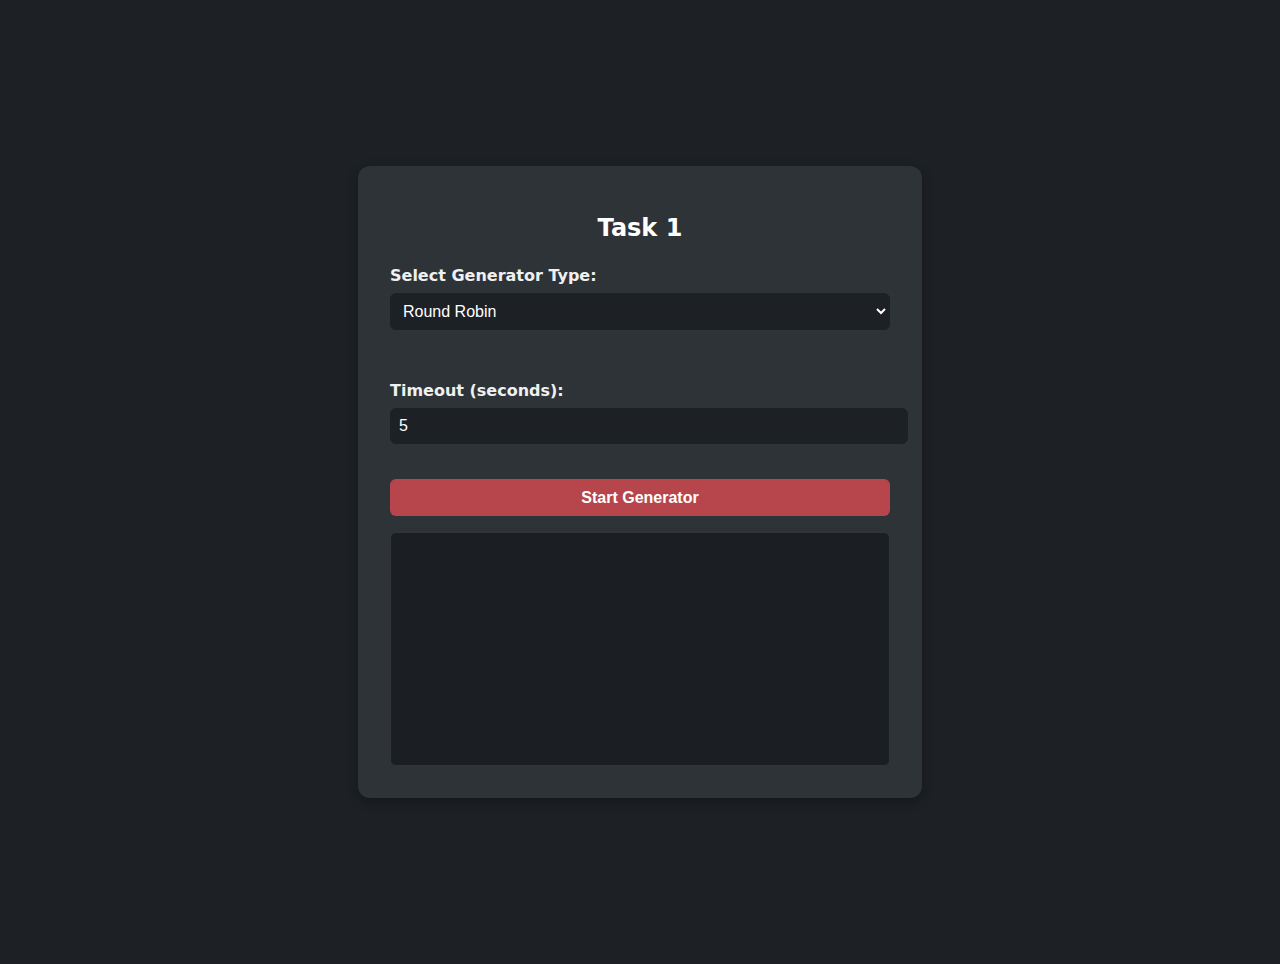
<file: lab1/index.html>
<!DOCTYPE html>
<html lang="en">
<head>
  <meta charset="UTF-8" />
  <meta name="viewport" content="width=device-width, initial-scale=1" />
  <title>Task 1</title>
  <link rel="stylesheet" href="style.css" />
</head>
<body>
  <div class="container">
    <h1>Task 1</h1>

    <label for="generatorType">Select Generator Type:</label>
    <select id="generatorType">
      <option value="roundRobin">Round Robin</option>
      <option value="fibonacci">Fibonacci</option>
      <option value="randomNumber">Random Number</option>
      <option value="days">Days</option>
      <option value="colors">Colors</option>
    </select>

    <br><br>

    <label for="timeout">Timeout (seconds):</label>
    <input type="number" id="timeout" value="5" min="1" />

    <br><br>

    <button id="startBtn">Start Generator</button>

    <div id="output"></div>
  </div>

  <script src="script.js"></script>
</body>
</html>
</file>
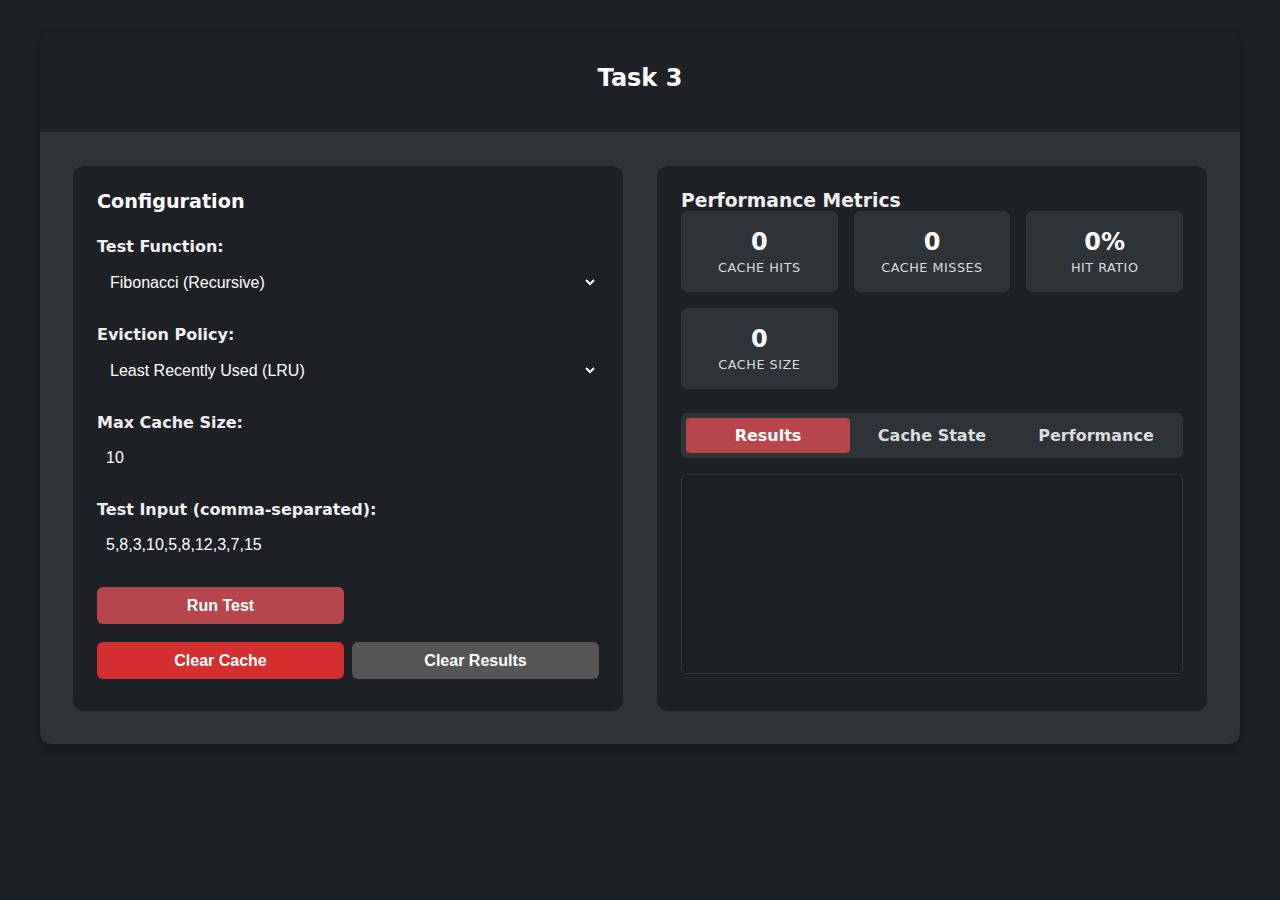
<file: lab3/index.html>
<!DOCTYPE html>
<html lang="en">
<head>
    <meta charset="UTF-8">
    <meta name="viewport" content="width=device-width, initial-scale=1.0">
    <title>Task 3</title>
    <link rel="stylesheet" href="style.css" />
</head>
<body>
    <div class="container">
        <div class="header">
            <h1>Task 3</h1>
        </div>

        <div class="main-content">
            <div class="config-panel">
                <h3>Configuration</h3>
                
                <div class="form-group">
                    <label for="testFunction">Test Function:</label>
                    <select id="testFunction">
                        <option value="fibonacci">Fibonacci (Recursive)</option>
                        <option value="factorial">Factorial</option>
                        <option value="expensiveCalc">Expensive Calculation</option>
                        <option value="fibonacci_iter">Fibonacci (Iterative)</option>
                    </select>
                </div>

                <div class="form-group">
                    <label for="evictionPolicy">Eviction Policy:</label>
                    <select id="evictionPolicy">
                        <option value="LRU">Least Recently Used (LRU)</option>
                        <option value="LFU">Least Frequently Used (LFU)</option>
                        <option value="TIME">Time-Based Expiry</option>
                        <option value="CUSTOM">Custom Policy</option>
                    </select>
                </div>

                <div class="form-group">
                    <label for="maxSize">Max Cache Size:</label>
                    <input type="number" id="maxSize" value="10" min="1" max="100">
                </div>

                <div class="form-group" id="expiryTimeGroup" style="display: none;">
                    <label for="expiryTime">Expiry Time (ms):</label>
                    <input type="number" id="expiryTime" value="5000" min="1000">
                </div>

                <div class="form-group">
                    <label for="testInput">Test Input (comma-separated):</label>
                    <input type="text" id="testInput" value="5,8,3,10,5,8,12,3,7,15" placeholder="e.g., 5,8,3,10">
                </div>

                <div class="button-group">
                    <button class="btn-primary" onclick="runSingleTest()">Run Test</button>
                </div>
                
                <div class="button-group" style="margin-top: 10px;">
                    <button class="btn-danger" onclick="clearCache()">Clear Cache</button>
                    <button class="btn-secondary" onclick="clearResults()">Clear Results</button>
                </div>
            </div>

            <div class="results-panel">
                <h3>Performance Metrics</h3>
                
                <div class="stats-grid">
                    <div class="stat-card">
                        <div class="stat-value" id="cacheHits">0</div>
                        <div class="stat-label">Cache Hits</div>
                    </div>
                    <div class="stat-card">
                        <div class="stat-value" id="cacheMisses">0</div>
                        <div class="stat-label">Cache Misses</div>
                    </div>
                    <div class="stat-card">
                        <div class="stat-value" id="hitRatio">0%</div>
                        <div class="stat-label">Hit Ratio</div>
                    </div>
                    <div class="stat-card">
                        <div class="stat-value" id="cacheSize">0</div>
                        <div class="stat-label">Cache Size</div>
                    </div>
                </div>

                <div class="output-section">
                    <div class="output-tabs">
                        <div class="tab active" onclick="showTab('results')">Results</div>
                        <div class="tab" onclick="showTab('cache')">Cache State</div>
                        <div class="tab" onclick="showTab('performance')">Performance</div>
                    </div>

                    <div id="results-content" class="tab-content active">
                        <div class="output" id="results"></div>
                    </div>

                    <div id="cache-content" class="tab-content">
                        <div class="cache-visualization" id="cacheViz">
                            <p>Cache entries will appear here...</p>
                        </div>
                    </div>

                    <div id="performance-content" class="tab-content">
                        <div class="output" id="performance"></div>
                    </div>
                </div>
            </div>
        </div>
    </div>
    <script src="script.js"></script>
</body>
</html>
</file>
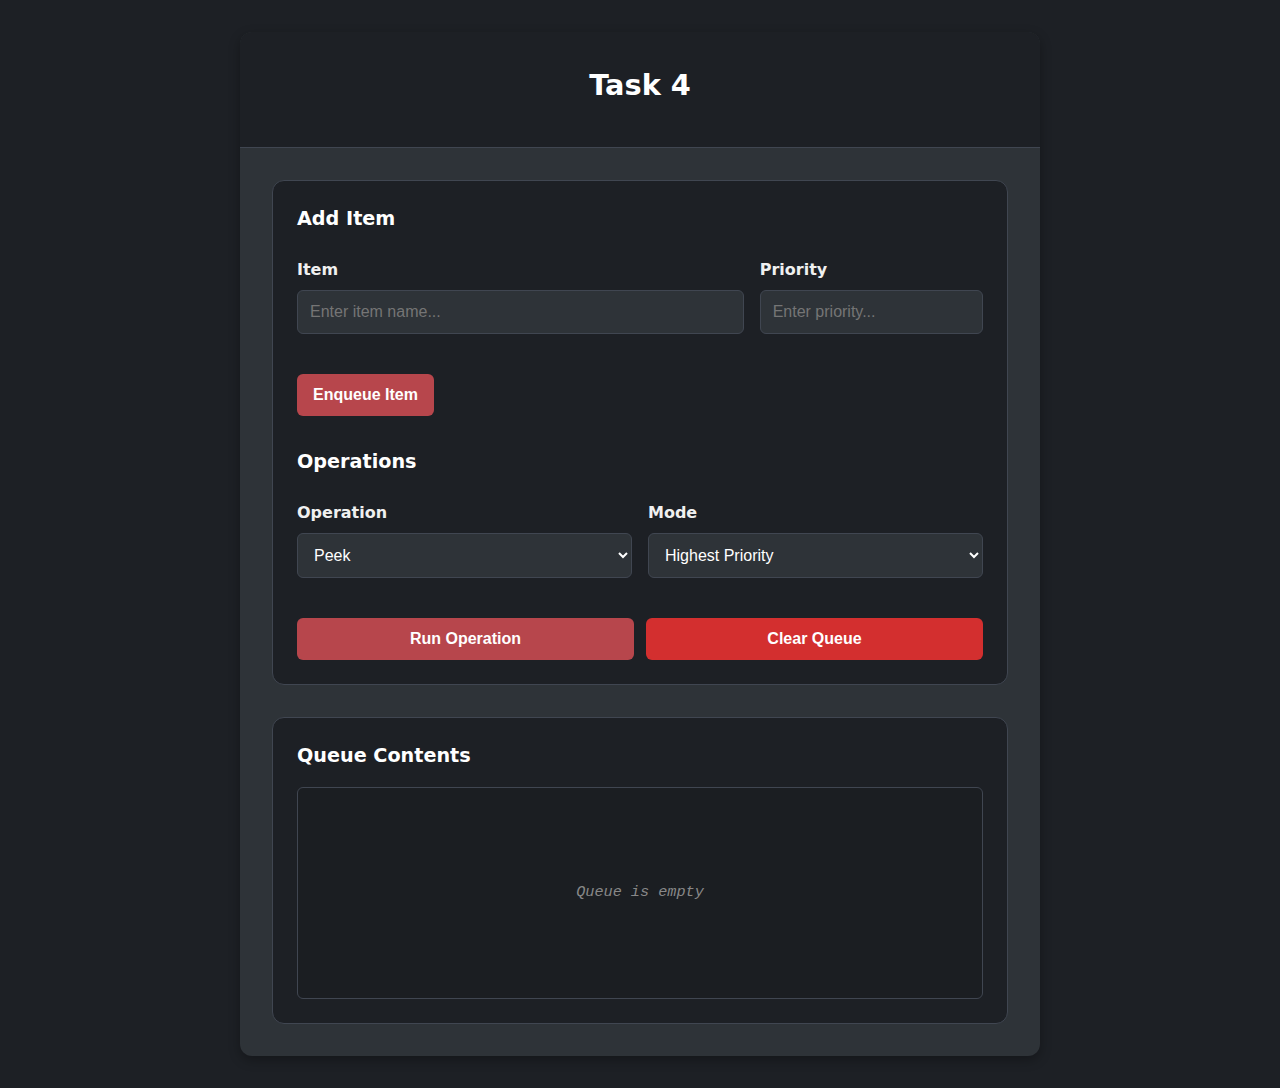
<file: lab4/index.html>
<!DOCTYPE html>
<html lang="en">
<head>
  <meta charset="UTF-8" />
  <meta name="viewport" content="width=device-width, initial-scale=1.0" />
  <title>Task 4</title>
  <link rel="stylesheet" href="style.css" />
</head>
<body>
  <div class="container">
    <div class="header">
      <h1>Task 4</h1>
    </div>

    <div class="main-content">
      <div class="config-panel">
        <h3>Add Item</h3>
        <div class="input-row">
          <div class="form-group">
            <label for="itemInput">Item</label>
            <input type="text" id="itemInput" placeholder="Enter item name..." />
          </div>
          <div class="form-group">
            <label for="priorityInput">Priority</label>
            <input type="number" id="priorityInput" placeholder="Enter priority..." />
          </div>
        </div>
        <button onclick="enqueueItem()">Enqueue Item</button>

        <h3 style="margin-top: 2rem;">Operations</h3>
        <div class="select-row">
          <div class="form-group">
            <label for="operationType">Operation</label>
            <select id="operationType">
              <option value="peek">Peek</option>
              <option value="dequeue">Dequeue</option>
            </select>
          </div>
          <div class="form-group">
            <label for="mode">Mode</label>
            <select id="mode">
              <option value="highest">Highest Priority</option>
              <option value="lowest">Lowest Priority</option>
              <option value="oldest">Oldest Inserted</option>
              <option value="newest">Newest Inserted</option>
            </select>
          </div>
        </div>

        <div class="button-group">
          <button onclick="handleOperation()">Run Operation</button>
          <button class="btn-danger" onclick="clearQueue()">Clear Queue</button>
        </div>
      </div>

      <div class="results-panel">
        <h3>Queue Contents</h3>
        <div class="output" id="queueOutput">
          <div class="empty-state">Queue is empty</div>
        </div>
      </div>
    </div>
  </div>
  <script src="script.js"></script>
</body>
</html>
</file>
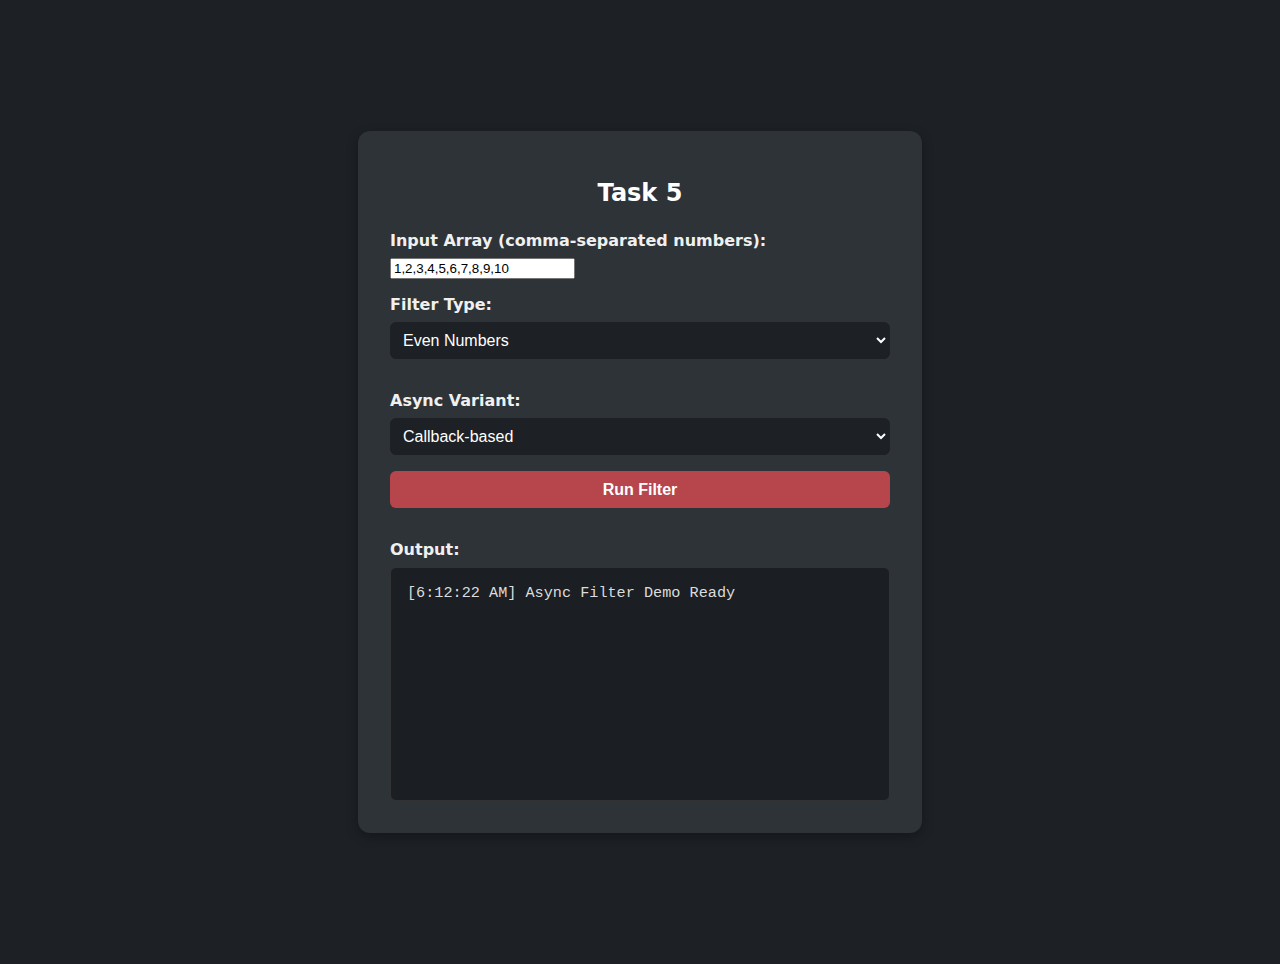
<file: lab5/index.html>
<!DOCTYPE html>
<html lang="en">
<head>
    <meta charset="UTF-8">
    <meta name="viewport" content="width=device-width, initial-scale=1.0">
    <title>Task 5</title>
    <link rel="stylesheet" href="style.css" />
</head>
<body>
    <div class="container">
        <h1>Task 5</h1>
        
        <label for="arrayInput">Input Array (comma-separated numbers):</label>
        <input type="text" id="arrayInput" value="1,2,3,4,5,6,7,8,9,10" placeholder="1,2,3,4,5">
        
        <label for="filterType">Filter Type:</label>
        <select id="filterType">
            <option value="even">Even Numbers</option>
            <option value="odd">Odd Numbers</option>
            <option value="greaterThan">Greater Than Value</option>
            <option value="lessThan">Less Than Value</option>
        </select>
        
        <div id="valueInput" style="display: none;">
            <label for="threshold">Threshold Value:</label>
            <input type="number" id="threshold" value="5">
        </div>
        
        <label for="variant">Async Variant:</label>
        <select id="variant">
            <option value="callback">Callback-based</option>
            <option value="promise">Promise-based (concurrent)</option>
            <option value="sequential">Sequential Promise</option>
            <option value="batched">Batched Concurrent</option>
            <option value="abortable">Abortable</option>
        </select>
        
        <div id="batchSizeInput" style="display: none;">
            <label for="batchSize">Batch Size:</label>
            <input type="number" id="batchSize" value="3" min="1">
        </div>
        
        <button id="runButton">Run Filter</button>
        <button id="abortButton" style="display: none;">Abort Operation</button>
        
        <label for="output">Output:</label>
        <div id="output"></div>
    </div>
    <script src="script.js"></script>
</body>
</html>
</file>
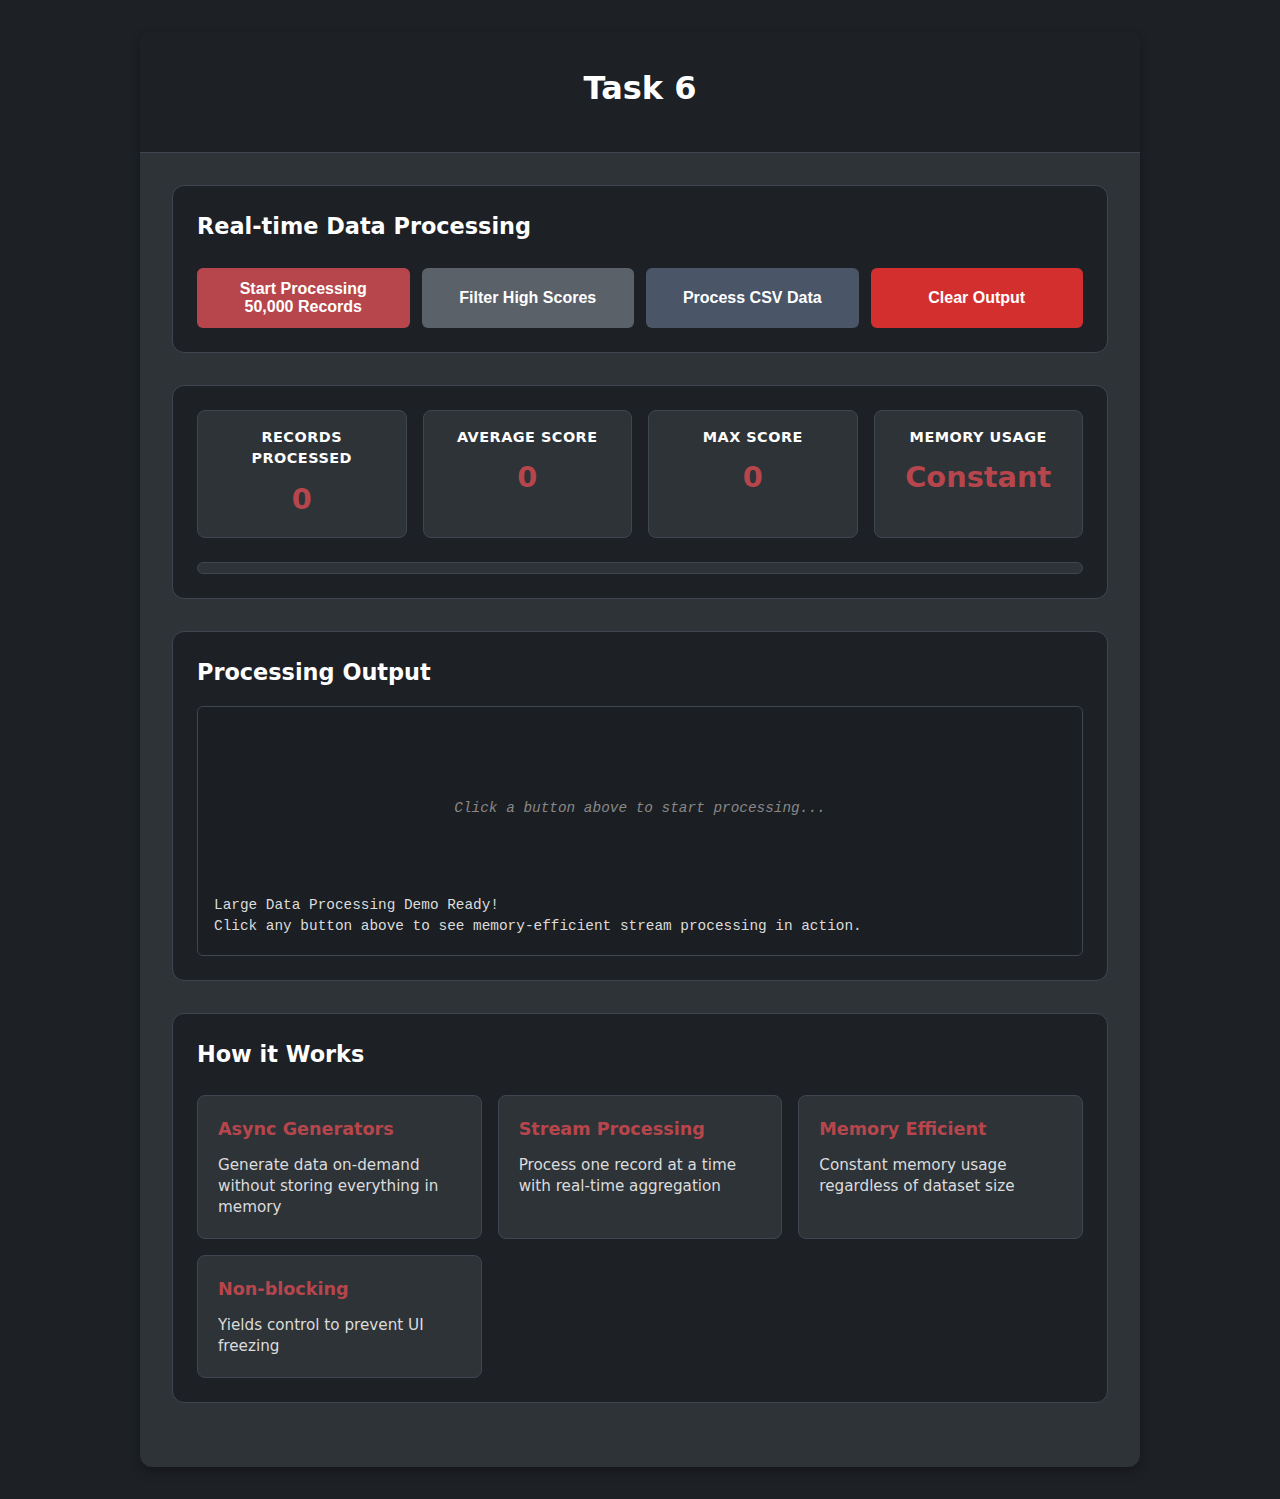
<file: lab6/index.html>
<!DOCTYPE html>
<html lang="en">
<head>
    <meta charset="UTF-8">
    <meta name="viewport" content="width=device-width, initial-scale=1.0">
    <title>Task 6</title>
    <link rel="stylesheet" href="style.css">
</head>
<body>
    <div class="container">
        <header>
            <h1>Task 6</h1>
        </header>

        <main>
            <section class="demo-section">
                <h2>Real-time Data Processing</h2>
                <div class="controls">
                    <button id="startProcessing" class="btn btn-primary">Start Processing 50,000 Records</button>
                    <button id="filterData" class="btn btn-secondary">Filter High Scores</button>
                    <button id="processCSV" class="btn btn-tertiary">Process CSV Data</button>
                    <button id="clearOutput" class="btn btn-clear">Clear Output</button>
                </div>
            </section>

            <section class="stats-section">
                <div class="stats-grid">
                    <div class="stat-card">
                        <h3>Records Processed</h3>
                        <div id="recordCount" class="stat-value">0</div>
                    </div>
                    <div class="stat-card">
                        <h3>Average Score</h3>
                        <div id="avgScore" class="stat-value">0</div>
                    </div>
                    <div class="stat-card">
                        <h3>Max Score</h3>
                        <div id="maxScore" class="stat-value">0</div>
                    </div>
                    <div class="stat-card">
                        <h3>Memory Usage</h3>
                        <div id="memoryUsage" class="stat-value">Constant</div>
                    </div>
                </div>
                <div class="progress-bar">
                    <div id="progressFill" class="progress-fill"></div>
                </div>
            </section>

            <section class="output-section">
                <h2>Processing Output</h2>
                <div id="output" class="output-container">
                    <p class="placeholder">Click a button above to start processing...</p>
                </div>
            </section>

            <section class="info-section">
                <h2>How it Works</h2>
                <div class="info-grid">
                    <div class="info-card">
                        <h3>Async Generators</h3>
                        <p>Generate data on-demand without storing everything in memory</p>
                    </div>
                    <div class="info-card">
                        <h3>Stream Processing</h3>
                        <p>Process one record at a time with real-time aggregation</p>
                    </div>
                    <div class="info-card">
                        <h3>Memory Efficient</h3>
                        <p>Constant memory usage regardless of dataset size</p>
                    </div>
                    <div class="info-card">
                        <h3>Non-blocking</h3>
                        <p>Yields control to prevent UI freezing</p>
                    </div>
                </div>
            </section>
        </main>
    </div>
    <script src="script.js"></script>
</body>
</html>
</file>
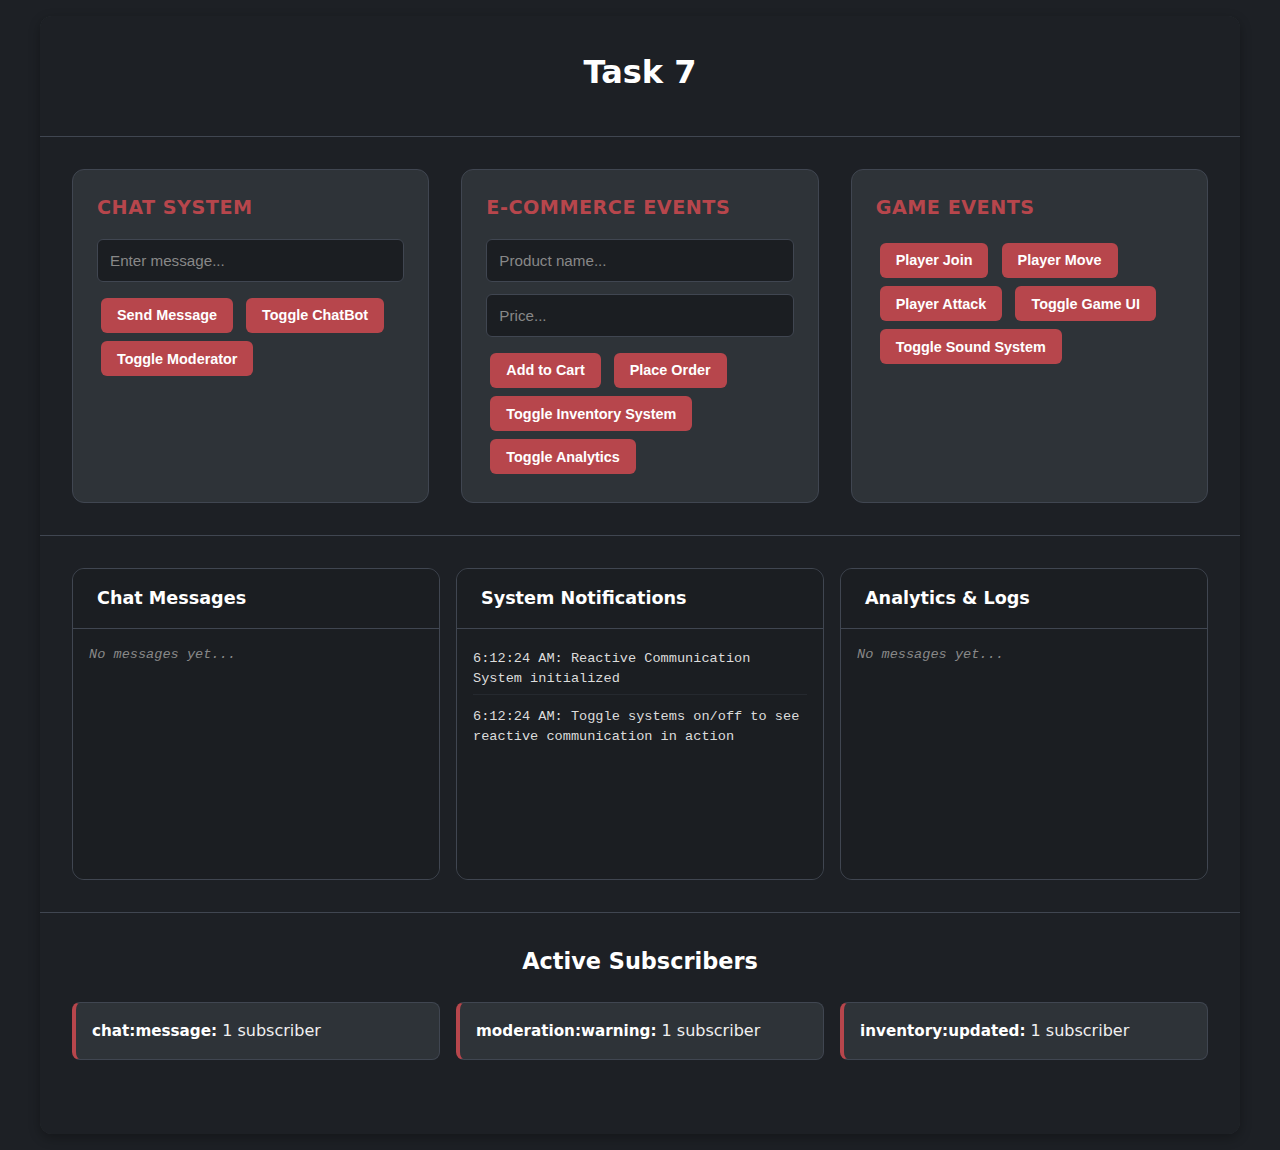
<file: lab7/index.html>
<!DOCTYPE html>
<html lang="en">
<head>
    <meta charset="UTF-8">
    <meta name="viewport" content="width=device-width, initial-scale=1.0">
    <title>Task 7</title>
    <link rel="stylesheet" href="styles.css">
</head>
<body>
    <div id="app">
        <header>
            <h1>Task 7</h1>
        </header>

        <div class="controls">
            <div class="control-group">
                <h3>Chat System</h3>
                <input type="text" id="chatInput" placeholder="Enter message...">
                <button onclick="sendChatMessage()">Send Message</button>
                <button onclick="toggleChatBot()">Toggle ChatBot</button>
                <button onclick="toggleModerator()">Toggle Moderator</button>
            </div>

            <div class="control-group">
                <h3>E-commerce Events</h3>
                <input type="text" id="productInput" placeholder="Product name...">
                <input type="number" id="priceInput" placeholder="Price..." min="0" step="0.01">
                <button onclick="addToCart()">Add to Cart</button>
                <button onclick="makeOrder()">Place Order</button>
                <button onclick="toggleInventory()">Toggle Inventory System</button>
                <button onclick="toggleAnalytics()">Toggle Analytics</button>
            </div>

            <div class="control-group">
                <h3>Game Events</h3>
                <button onclick="playerJoin()">Player Join</button>
                <button onclick="playerMove()">Player Move</button>
                <button onclick="playerAttack()">Player Attack</button>
                <button onclick="toggleGameUI()">Toggle Game UI</button>
                <button onclick="toggleSoundSystem()">Toggle Sound System</button>
            </div>
        </div>

        <div class="output-panels">
            <div class="panel">
                <h3>Chat Messages</h3>
                <div id="chatOutput" class="output"></div>
            </div>
            
            <div class="panel">
                <h3>System Notifications</h3>
                <div id="systemOutput" class="output"></div>
            </div>
            
            <div class="panel">
                <h3>Analytics & Logs</h3>
                <div id="analyticsOutput" class="output"></div>
            </div>
        </div>

        <div class="subscribers-panel">
            <h3>Active Subscribers</h3>
            <div id="subscribersStatus"></div>
        </div>
    </div>
    <script src="script.js"></script>
</body>
</html>
</file>
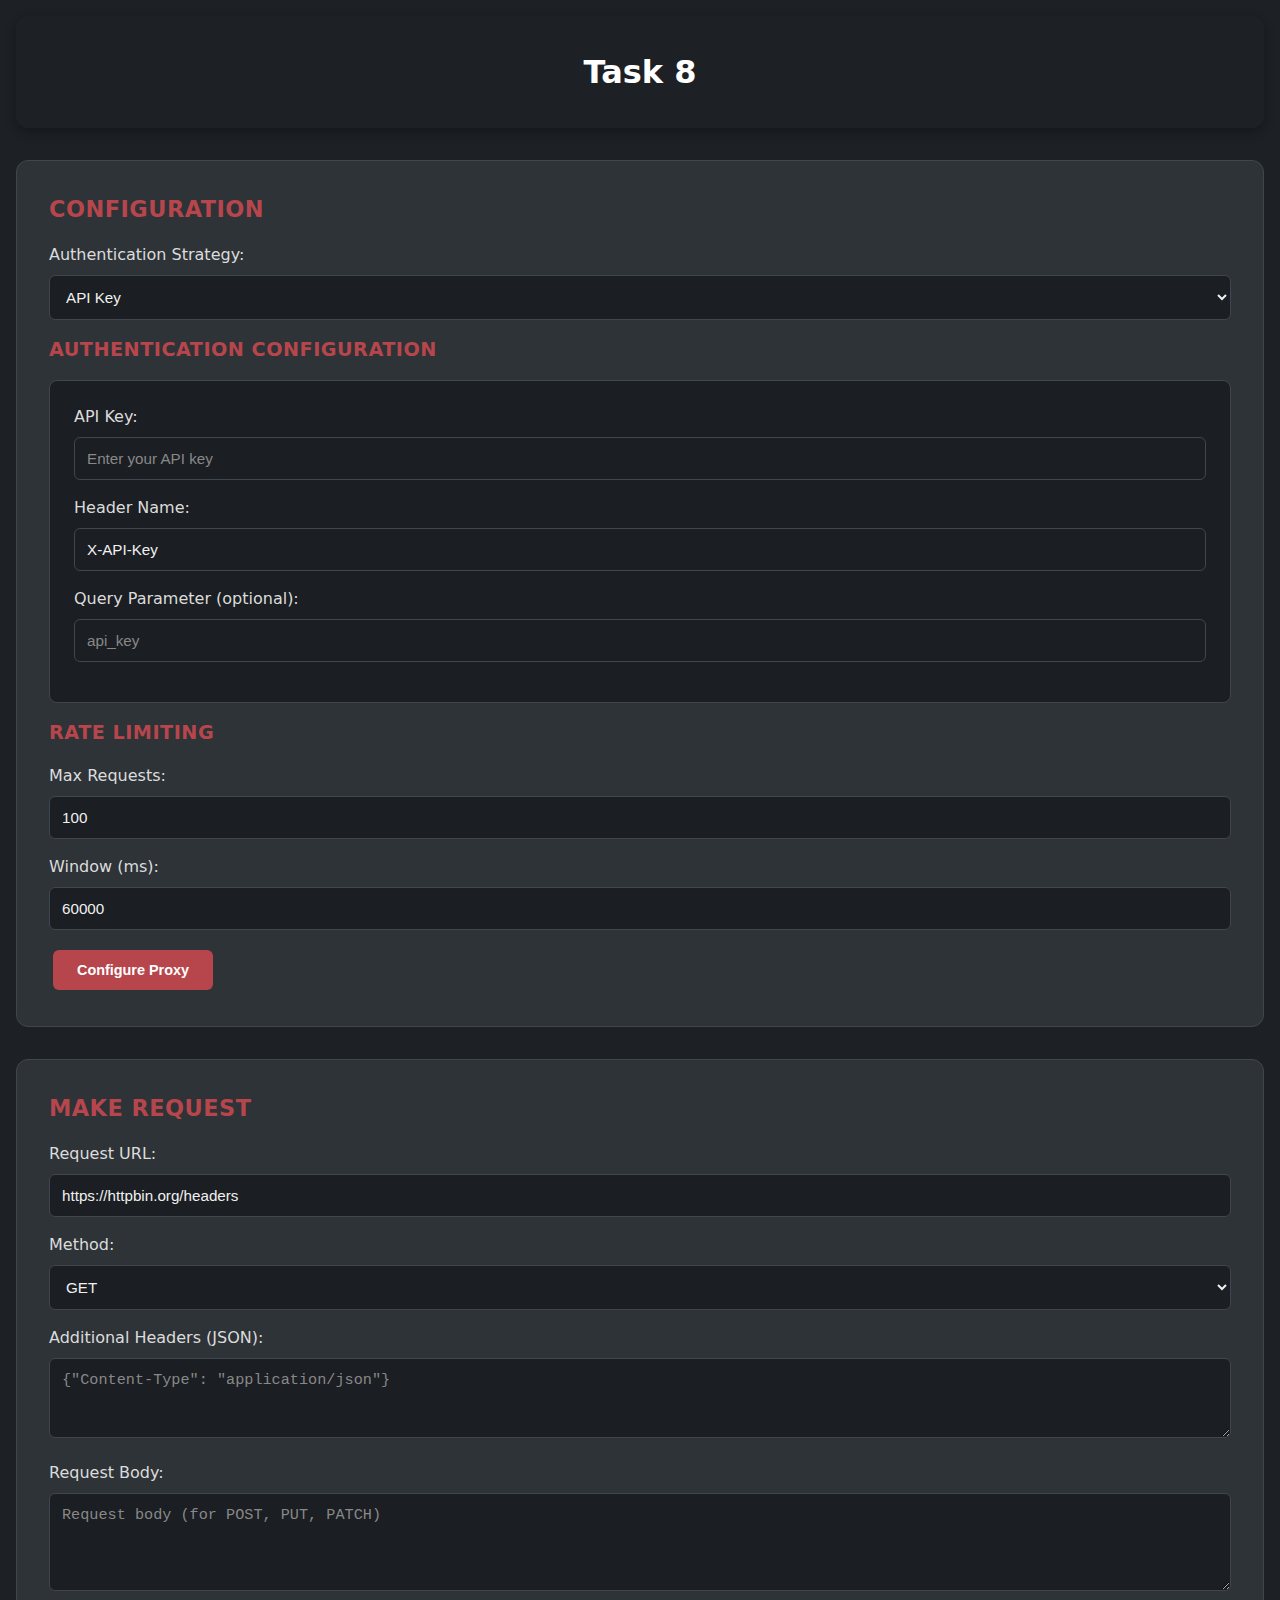
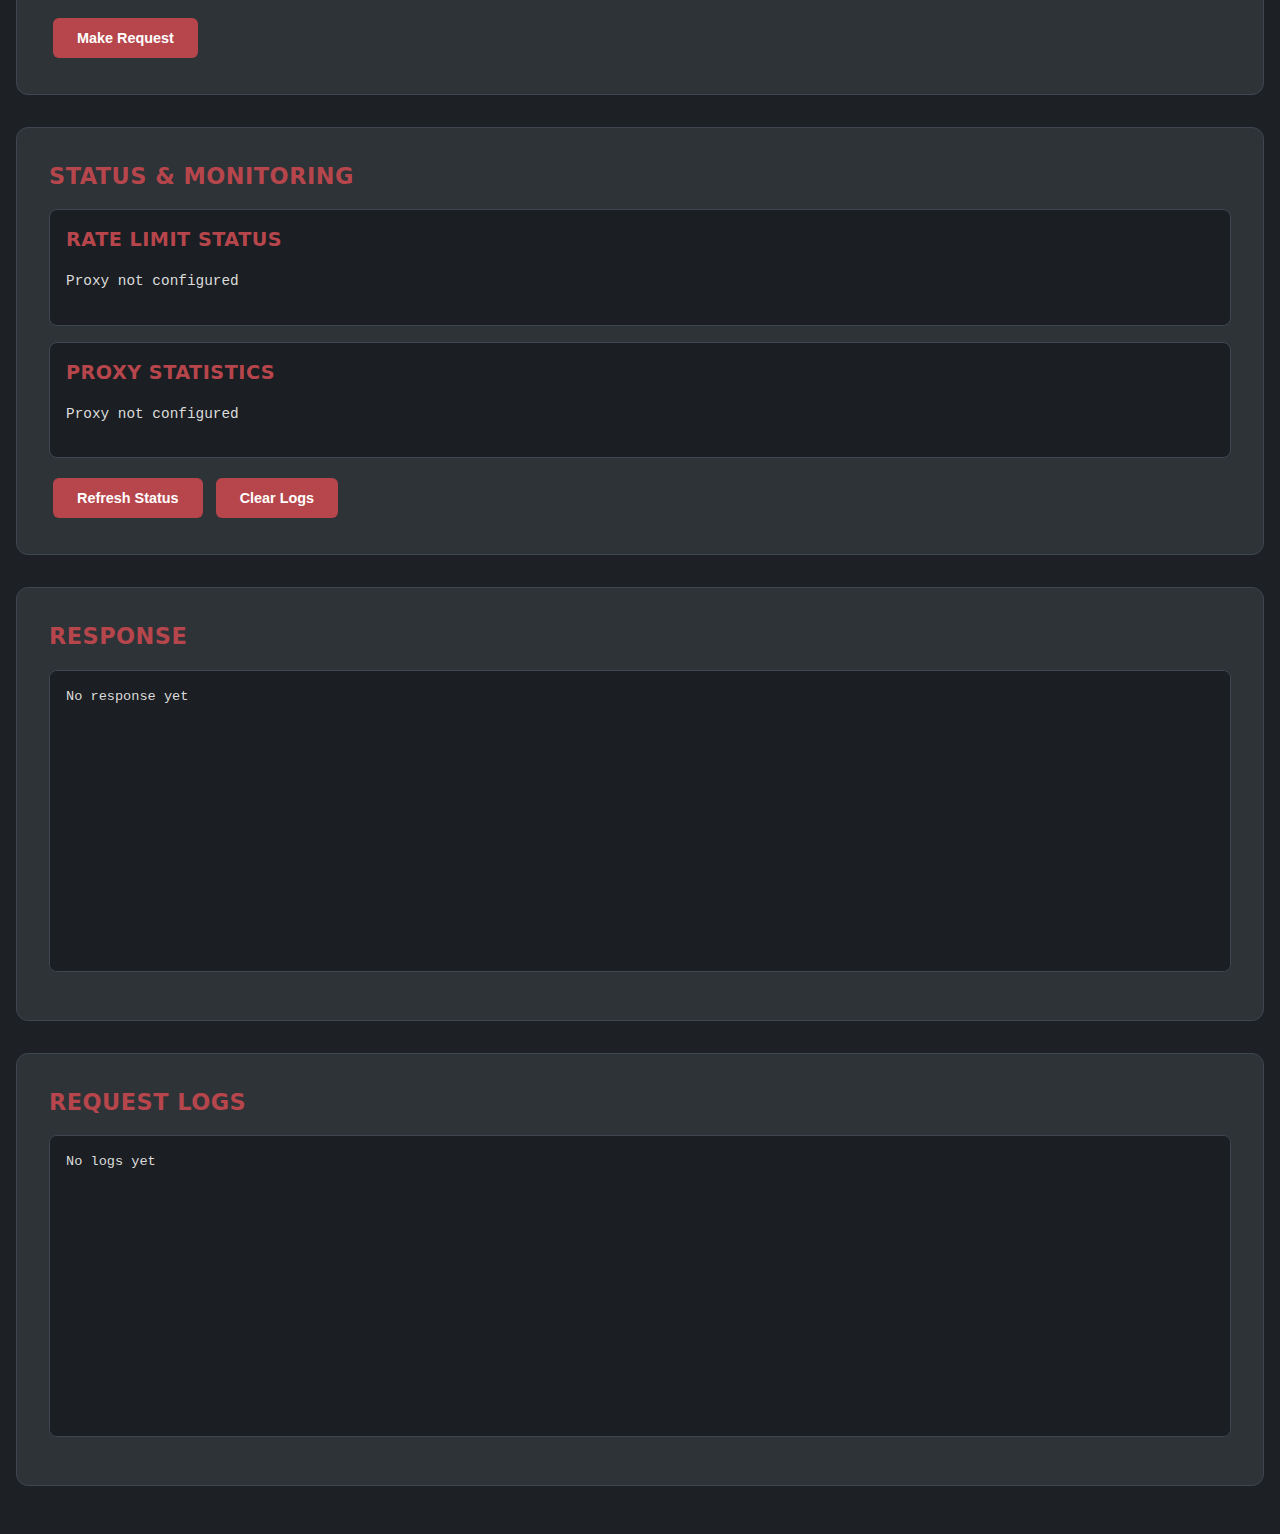
<file: lab8/index.html>
<!DOCTYPE html>
<html lang="en">
<head>
    <meta charset="UTF-8">
    <meta name="viewport" content="width=device-width, initial-scale=1.0">
    <title>Task 8</title>
    <link rel="stylesheet" href="styles.css">
</head>
<body>
    <h1>Task 8</h1>
    
    <div id="config-section">
        <h2>Configuration</h2>
        
        <div>
            <label for="auth-strategy">Authentication Strategy:</label>
            <select id="auth-strategy">
                <option value="apikey">API Key</option>
                <option value="bearer">Bearer Token</option>
                <option value="jwt">JWT</option>
                <option value="oauth">OAuth</option>
            </select>
        </div>
        
        <div id="auth-config">
            <h3>Authentication Configuration</h3>

            <div id="apikey-config" class="auth-config-panel">
                <div>
                    <label for="api-key">API Key:</label>
                    <input type="text" id="api-key" placeholder="Enter your API key">
                </div>
                <div>
                    <label for="api-header-name">Header Name:</label>
                    <input type="text" id="api-header-name" value="X-API-Key" placeholder="X-API-Key">
                </div>
                <div>
                    <label for="api-query-param">Query Parameter (optional):</label>
                    <input type="text" id="api-query-param" placeholder="api_key">
                </div>
            </div>

            <div id="bearer-config" class="auth-config-panel" style="display: none;">
                <div>
                    <label for="bearer-token">Bearer Token:</label>
                    <input type="text" id="bearer-token" placeholder="Enter your bearer token">
                </div>
            </div>

            <div id="jwt-config" class="auth-config-panel" style="display: none;">
                <div>
                    <label for="jwt-token">JWT Token:</label>
                    <textarea id="jwt-token" rows="3" placeholder="Enter your JWT token"></textarea>
                </div>
                <div>
                    <label for="jwt-refresh-token">Refresh Token (optional):</label>
                    <input type="text" id="jwt-refresh-token" placeholder="Enter refresh token">
                </div>
                <div>
                    <label for="jwt-refresh-url">Refresh URL (optional):</label>
                    <input type="text" id="jwt-refresh-url" placeholder="https://api.example.com/auth/refresh">
                </div>
            </div>

            <div id="oauth-config" class="auth-config-panel" style="display: none;">
                <div>
                    <label for="oauth-client-id">Client ID:</label>
                    <input type="text" id="oauth-client-id" placeholder="Enter client ID">
                </div>
                <div>
                    <label for="oauth-client-secret">Client Secret:</label>
                    <input type="text" id="oauth-client-secret" placeholder="Enter client secret">
                </div>
                <div>
                    <label for="oauth-token-url">Token URL:</label>
                    <input type="text" id="oauth-token-url" placeholder="https://api.example.com/oauth/token">
                </div>
                <div>
                    <label for="oauth-access-token">Access Token (if available):</label>
                    <input type="text" id="oauth-access-token" placeholder="Current access token">
                </div>
            </div>
        </div>
        
        <div>
            <h3>Rate Limiting</h3>
            <div>
                <label for="rate-limit-max">Max Requests:</label>
                <input type="number" id="rate-limit-max" value="100" min="1">
            </div>
            <div>
                <label for="rate-limit-window">Window (ms):</label>
                <input type="number" id="rate-limit-window" value="60000" min="1000">
            </div>
        </div>
        
        <button id="configure-proxy">Configure Proxy</button>
    </div>
    
    <div id="request-section">
        <h2>Make Request</h2>
        
        <div>
            <label for="request-url">Request URL:</label>
            <input type="text" id="request-url" placeholder="https://api.example.com/data" value="https://httpbin.org/headers">
        </div>
        
        <div>
            <label for="request-method">Method:</label>
            <select id="request-method">
                <option value="GET">GET</option>
                <option value="POST">POST</option>
                <option value="PUT">PUT</option>
                <option value="DELETE">DELETE</option>
                <option value="PATCH">PATCH</option>
            </select>
        </div>
        
        <div>
            <label for="request-headers">Additional Headers (JSON):</label>
            <textarea id="request-headers" rows="3" placeholder='{"Content-Type": "application/json"}'></textarea>
        </div>
        
        <div>
            <label for="request-body">Request Body:</label>
            <textarea id="request-body" rows="4" placeholder="Request body (for POST, PUT, PATCH)"></textarea>
        </div>
        
        <button id="make-request">Make Request</button>
    </div>
    
    <div id="status-section">
        <h2>Status & Monitoring</h2>
        
        <div id="rate-limit-status">
            <h3>Rate Limit Status</h3>
            <div id="rate-limit-info">Not configured</div>
        </div>
        
        <div id="proxy-stats">
            <h3>Proxy Statistics</h3>
            <div id="stats-info">No requests made yet</div>
        </div>
        
        <button id="refresh-status">Refresh Status</button>
        <button id="clear-logs">Clear Logs</button>
    </div>
    
    <div id="response-section">
        <h2>Response</h2>
        <div id="response-container">
            <pre id="response-output">No response yet</pre>
        </div>
    </div>
    
    <div id="logs-section">
        <h2>Request Logs</h2>
        <div id="logs-container">
            <pre id="logs-output">No logs yet</pre>
        </div>
    </div>

    <script src="script.js"></script>
    <script>
        let authProxy = null;

        const authStrategySelect = document.getElementById('auth-strategy');
        const configureBtn = document.getElementById('configure-proxy');
        const makeRequestBtn = document.getElementById('make-request');
        const refreshStatusBtn = document.getElementById('refresh-status');
        const clearLogsBtn = document.getElementById('clear-logs');
        
        const responseOutput = document.getElementById('response-output');
        const logsOutput = document.getElementById('logs-output');
        const rateLimitInfo = document.getElementById('rate-limit-info');
        const statsInfo = document.getElementById('stats-info');

        authStrategySelect.addEventListener('change', function() {
            const panels = document.querySelectorAll('.auth-config-panel');
            panels.forEach(panel => panel.style.display = 'none');
            
            const selectedPanel = document.getElementById(this.value + '-config');
            if (selectedPanel) {
                selectedPanel.style.display = 'block';
            }
        });

        configureBtn.addEventListener('click', function() {
            try {
                const rateLimitConfig = {
                    maxRequests: parseInt(document.getElementById('rate-limit-max').value) || 100,
                    windowMs: parseInt(document.getElementById('rate-limit-window').value) || 60000
                };
                
                authProxy = createAuthProxy({ rateLimit: rateLimitConfig });
                
                const strategy = authStrategySelect.value;
                const config = getAuthConfig(strategy);
                
                authProxy.setAuthStrategy(strategy, config);
                
                responseOutput.textContent = 'Proxy configured successfully!';
                updateStatus();
                
            } catch (error) {
                responseOutput.textContent = `Configuration error: ${error.message}`;
            }
        });

        makeRequestBtn.addEventListener('click', async function() {
            if (!authProxy) {
                responseOutput.textContent = 'Please configure the proxy first!';
                return;
            }
            
            try {
                const url = document.getElementById('request-url').value;
                const method = document.getElementById('request-method').value;
                const headersText = document.getElementById('request-headers').value;
                const bodyText = document.getElementById('request-body').value;
                
                const options = {
                    method: method,
                    headers: {}
                };

                if (headersText) {
                    try {
                        options.headers = JSON.parse(headersText);
                    } catch (e) {
                        throw new Error('Invalid JSON in headers');
                    }
                }

                if (['POST', 'PUT', 'PATCH'].includes(method) && bodyText) {
                    options.body = bodyText;
                    if (!options.headers['Content-Type']) {
                        options.headers['Content-Type'] = 'application/json';
                    }
                }
                
                responseOutput.textContent = 'Making request...';
                
                const response = await authProxy.proxyRequest(url, options);
                
                responseOutput.textContent = JSON.stringify({
                    status: response.status,
                    statusText: response.statusText,
                    headers: response.headers,
                    data: response.data
                }, null, 2);
                
                updateStatus();
                updateLogs();
                
            } catch (error) {
                responseOutput.textContent = `Request error: ${error.message}`;
                updateLogs();
            }
        });

        refreshStatusBtn.addEventListener('click', function() {
            updateStatus();
            updateLogs();
        });

        clearLogsBtn.addEventListener('click', function() {
            if (authProxy) {
                authProxy.logger.clearLogs();
                updateLogs();
                updateStatus();
            }
        });

        function getAuthConfig(strategy) {
            switch (strategy) {
                case 'apikey':
                    return {
                        apiKey: document.getElementById('api-key').value,
                        headerName: document.getElementById('api-header-name').value || 'X-API-Key',
                        queryParam: document.getElementById('api-query-param').value || null
                    };
                    
                case 'bearer':
                    return {
                        token: document.getElementById('bearer-token').value
                    };
                    
                case 'jwt':
                    return {
                        token: document.getElementById('jwt-token').value,
                        refreshToken: document.getElementById('jwt-refresh-token').value || null,
                        refreshUrl: document.getElementById('jwt-refresh-url').value || null
                    };
                    
                case 'oauth':
                    return {
                        clientId: document.getElementById('oauth-client-id').value,
                        clientSecret: document.getElementById('oauth-client-secret').value,
                        tokenUrl: document.getElementById('oauth-token-url').value,
                        accessToken: document.getElementById('oauth-access-token').value || null
                    };
                    
                default:
                    return {};
            }
        }

        function updateStatus() {
            if (!authProxy) {
                rateLimitInfo.textContent = 'Proxy not configured';
                statsInfo.textContent = 'Proxy not configured';
                return;
            }
            
            const rateLimitStatus = authProxy.getRateLimitStatus();
            rateLimitInfo.innerHTML = `
                Current: ${rateLimitStatus.current}/${rateLimitStatus.max} requests
                Window: ${rateLimitStatus.windowMs}ms
                Reset: ${new Date(rateLimitStatus.resetTime).toLocaleTimeString()}
            `;
            
            const stats = authProxy.getStats();
            statsInfo.innerHTML = `
                Strategy: ${stats.currentStrategy}
                Total Requests: ${stats.logStats.totalRequests}
                Successful: ${stats.logStats.successfulRequests}
                Failed: ${stats.logStats.failedRequests}
                Auth Errors: ${stats.logStats.authErrors}
            `;
        }

        function updateLogs() {
            if (!authProxy) {
                logsOutput.textContent = 'No logs available';
                return;
            }
            
            const logs = authProxy.logger.getLogs(20);
            if (logs.length === 0) {
                logsOutput.textContent = 'No logs yet';
                return;
            }
            
            const logText = logs.map(log => {
                let entry = `[${log.timestamp}] ${log.level.toUpperCase()}`;
                if (log.type === 'request') {
                    entry += `: ${log.method} ${log.url}`;
                } else if (log.type === 'response') {
                    entry += `: ${log.status} ${log.statusText}`;
                } else if (log.type === 'error') {
                    entry += `: ${log.error}`;
                } else {
                    entry += `: ${log.message}`;
                }
                return entry;
            }).join('\n');
            
            logsOutput.textContent = logText;
        }

        updateStatus();
    </script>
</body>
</html>
</file>
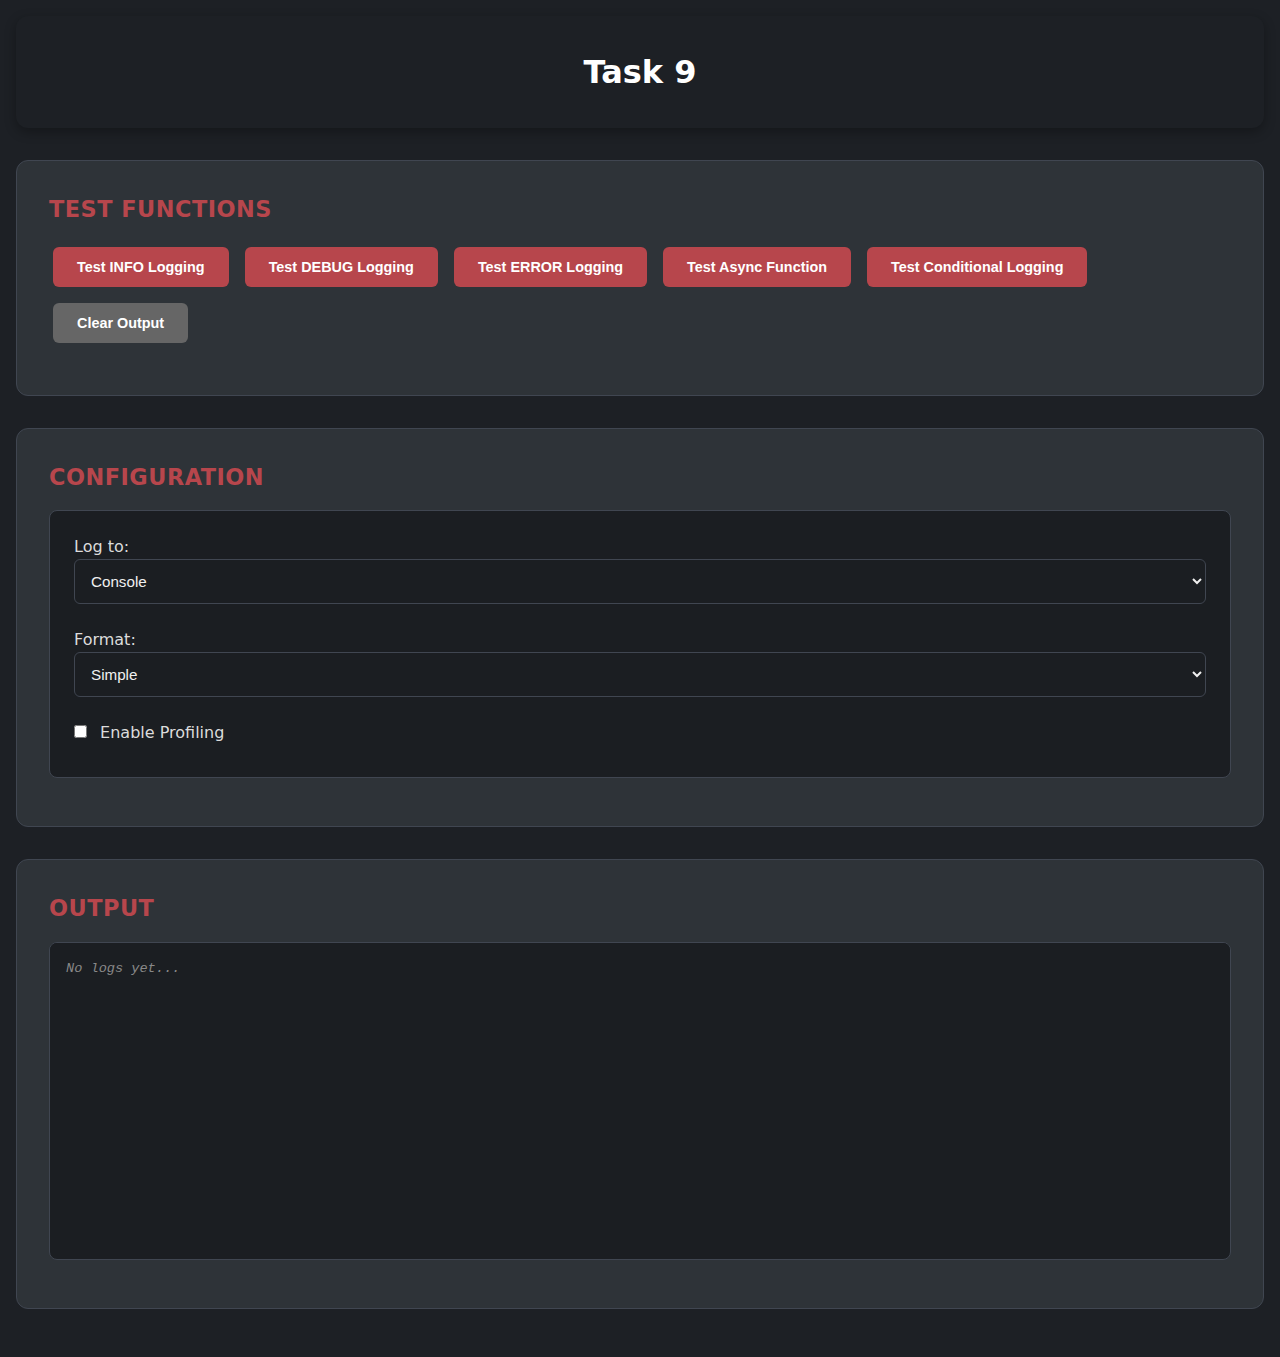
<file: lab9/index.html>
<!DOCTYPE html>
<html lang="en">
<head>
    <meta charset="UTF-8">
    <meta name="viewport" content="width=device-width, initial-scale=1.0">
    <title>Task 9</title>
    <link rel="stylesheet" href="styles.css">
</head>
<body>
    <h1>Task 9</h1>
    
    <div class="test-section">
        <h2>Test Functions</h2>
        <div class="button-group">
            <button onclick="testInfoLogging()">Test INFO Logging</button>
            <button onclick="testDebugLogging()">Test DEBUG Logging</button>
            <button onclick="testErrorLogging()">Test ERROR Logging</button>
            <button onclick="testAsyncFunction()">Test Async Function</button>
            <button onclick="testConditionalLogging()">Test Conditional Logging</button>
            <button class="clear-btn" onclick="clearOutput()">Clear Output</button>
        </div>
    </div>

    <div class="config-section">
        <h2>Configuration</h2>
        <div class="control-group">
            <label>
                Log to:
                <select id="destination" onchange="updateDestination()">
                    <option value="console">Console</option>
                    <option value="dom">Page</option>
                    <option value="file">File</option>
                </select>
            </label>
            
            <label>
                Format:
                <select id="format" onchange="updateFormat()">
                    <option value="simple">Simple</option>
                    <option value="json">JSON</option>
                </select>
            </label>
            
            <label>
                <input type="checkbox" id="profiling" onchange="updateProfiling()">
                Enable Profiling
            </label>
        </div>
    </div>

    <div class="output-section">
        <h2>Output</h2>
        <div class="output-container">
            <div id="output"></div>
        </div>
    </div>

    <script src="script.js"></script>
</body>
</html>
</file>
<file: lab1/style.css>
body {
  font-family: system-ui, sans-serif;
  background: #1d2025;
  margin: 0;
  padding: 2rem;
  display: flex;
  justify-content: center;
  align-items: center;
  min-height: 100vh;
  color: #f0f0f0;
}

.container {
  background: #2e3338;
  padding: 2rem;
  border-radius: 12px;
  box-shadow: 0 4px 12px rgba(0, 0, 0, 0.3);
  width: 100%;
  max-width: 500px;
}

h1 {
  font-size: 1.5rem;
  margin-bottom: 1.5rem;
  text-align: center;
  color: #ffffff;
}

label {
  display: block;
  margin: 1rem 0 0.5rem;
  font-weight: 600;
}

select,
input[type="number"] {
  width: 100%;
  padding: 0.5rem;
  margin-bottom: 1rem;
  border: 1px solid #1d2025;
  border-radius: 6px;
  background-color: #1d2025;
  color: #fff;
  font-size: 1rem;
}

button {
  width: 100%;
  padding: 0.6rem;
  margin-bottom: 1rem;
  border: none;
  border-radius: 6px;
  background-color: #b7464c;
  color: #fff;
  font-size: 1rem;
  font-weight: bold;
  cursor: pointer;
  transition: background 0.2s ease;
}

button:hover {
  background-color: #7b2f33;
}

#output {
  background: #1b1e22;
  border-radius: 6px;
  padding: 1rem;
  height: 200px;
  overflow-y: auto;
  white-space: pre-wrap;
  font-family: monospace;
  font-size: 0.95rem;
  border: 1px solid #333;
  color: #dcdcdc;
}
</file>
<file: lab3/style.css>
* {
  box-sizing: border-box;
  margin: 0;
  padding: 0;
}

body {
  background: #1d2025;
  color: #f0f0f0;
  font-family: system-ui, sans-serif;
  min-height: 100vh;
  padding: 2rem;
}

.container {
  background: #2e3338;
  border-radius: 12px;
  box-shadow: 0 4px 12px rgba(0, 0, 0, 0.3);
  margin: 0 auto;
  max-width: 1200px;
  overflow: hidden;
}

.header {
  background: #1d2025;
  border-bottom: 1px solid #333;
  color: #ffffff;
  padding: 2rem;
  text-align: center;
}

.header h1 {
  font-size: 1.5rem;
  font-weight: 600;
  margin-bottom: 0.5rem;
}

.header p {
  font-size: 1rem;
  opacity: 0.8;
}

.main-content {
  display: grid;
  gap: 2rem;
  grid-template-columns: 1fr 1fr;
  padding: 2rem;
}

.config-panel,
.results-panel {
  background: #1d2025;
  border: 1px solid #333;
  border-radius: 12px;
  padding: 1.5rem;
}

.config-panel h3 {
  color: #ffffff;
  font-size: 1.2rem;
  font-weight: 600;
  margin-bottom: 1.5rem;
}

.form-group {
  margin-bottom: 1rem;
}

.form-group label {
  color: #f0f0f0;
  display: block;
  font-weight: 600;
  margin: 1rem 0 0.5rem;
}

.form-group input,
.form-group select {
  background-color: #1d2025;
  border: 1px solid #1d2025;
  border-radius: 6px;
  color: #fff;
  font-size: 1rem;
  margin-bottom: 0.5rem;
  padding: 0.5rem;
  width: 100%;
}

.form-group input:focus,
.form-group select:focus {
  border-color: #b7464c;
  outline: none;
}

.button-group {
  display: grid;
  gap: 0.5rem;
  grid-template-columns: 1fr 1fr;
  margin-top: 1rem;
}

button {
  background-color: #b7464c;
  border: none;
  border-radius: 6px;
  color: #fff;
  cursor: pointer;
  font-size: 1rem;
  font-weight: bold;
  margin-bottom: 0.5rem;
  padding: 0.6rem;
  transition: background 0.2s ease;
  width: 100%;
}

button:hover {
  background-color: #7b2f33;
}

.btn-secondary {
  background-color: #555;
}

.btn-secondary:hover {
  background-color: #666;
}

.btn-danger {
  background-color: #d32f2f;
}

.btn-danger:hover {
  background-color: #b71c1c;
}

.stats-grid {
  display: grid;
  gap: 1rem;
  grid-template-columns: repeat(auto-fit, minmax(120px, 1fr));
  margin-bottom: 1.5rem;
}

.stat-card {
  background: #2e3338;
  border: 1px solid #333;
  border-radius: 6px;
  padding: 1rem;
  text-align: center;
}

.stat-value {
  color: #ffffff;
  font-size: 1.5rem;
  font-weight: bold;
  margin-bottom: 0.25rem;
}

.stat-label {
  color: #dcdcdc;
  font-size: 0.8rem;
  letter-spacing: 0.5px;
  text-transform: uppercase;
}

.output-section {
  margin-top: 1rem;
}

.output-tabs {
  background: #2e3338;
  border: 1px solid #333;
  border-radius: 6px;
  display: flex;
  margin-bottom: 1rem;
  padding: 0.25rem;
}

.tab {
  color: #dcdcdc;
  cursor: pointer;
  flex: 1;
  font-weight: 600;
  padding: 0.5rem;
  text-align: center;
  transition: all 0.2s ease;
  border-radius: 4px;
}

.tab.active {
  background: #b7464c;
  color: white;
}

.tab-content {
  display: none;
}

.tab-content.active {
  display: block;
}

.output {
  background: #1b1e22;
  border: 1px solid #333;
  border-radius: 6px;
  color: #dcdcdc;
  font-family: monospace;
  font-size: 0.95rem;
  height: 200px;
  overflow-y: auto;
  padding: 1rem;
  white-space: pre-wrap;
}

.cache-visualization {
  background: #1b1e22;
  border: 1px solid #333;
  border-radius: 6px;
  color: #dcdcdc;
  padding: 1rem;
}

.cache-entry {
  background: #b7464c;
  border-radius: 4px;
  color: white;
  display: inline-block;
  font-size: 0.8rem;
  margin: 0.25rem;
  padding: 0.5rem 0.75rem;
  position: relative;
}

.cache-entry.expired {
  background: #d32f2f;
  opacity: 0.7;
}

.cache-entry.lfu {
  background: #ff9800;
}

.progress-bar {
  background: #333;
  border-radius: 3px;
  height: 6px;
  margin: 0.5rem 0;
  overflow: hidden;
  width: 100%;
}

.progress-fill {
  background: #b7464c;
  height: 100%;
  transition: width 0.3s ease;
}

@media (max-width: 768px) {
  .main-content {
    grid-template-columns: 1fr;
  }

  .button-group {
    grid-template-columns: 1fr;
  }
}
</file>
<file: lab4/style.css>
* {
      box-sizing: border-box;
      margin: 0;
      padding: 0;
    }

    body {
      background: #1d2025;
      color: #f0f0f0;
      font-family: system-ui, -apple-system, BlinkMacSystemFont, 'Segoe UI', sans-serif;
      min-height: 100vh;
      padding: 2rem;
      line-height: 1.5;
    }

    .container {
      background: #2e3338;
      border-radius: 12px;
      box-shadow: 0 4px 12px rgba(0, 0, 0, 0.3);
      margin: 0 auto;
      max-width: 800px;
      overflow: hidden;
    }

    .header {
      background: #1d2025;
      border-bottom: 1px solid #404651;
      color: #ffffff;
      padding: 2rem;
      text-align: center;
    }

    .header h1 {
      font-size: 1.8rem;
      font-weight: 600;
      margin-bottom: 0.5rem;
    }

    .header p {
      font-size: 1rem;
      opacity: 0.8;
    }

    .main-content {
      padding: 2rem;
    }

    .config-panel {
      background: #1d2025;
      border: 1px solid #404651;
      border-radius: 12px;
      padding: 1.5rem;
      margin-bottom: 2rem;
    }

    .config-panel h3 {
      color: #ffffff;
      font-size: 1.2rem;
      font-weight: 600;
      margin-bottom: 1.5rem;
    }

    .form-group {
      margin-bottom: 1.5rem;
    }

    .form-group label {
      color: #f0f0f0;
      display: block;
      font-weight: 600;
      margin: 0 0 0.5rem 0;
    }

    .form-group input,
    .form-group select {
      background-color: #2e3338;
      border: 1px solid #404651;
      border-radius: 6px;
      color: #fff;
      font-size: 1rem;
      padding: 0.75rem;
      width: 100%;
      transition: border-color 0.2s ease, box-shadow 0.2s ease;
    }

    .form-group input:focus,
    .form-group select:focus {
      border-color: #b7464c;
      box-shadow: 0 0 0 2px rgba(183, 70, 76, 0.2);
      outline: none;
    }

    .form-group input:hover,
    .form-group select:hover {
      border-color: #5a6169;
    }

    .form-group select option {
      background-color: #2e3338;
      color: #fff;
    }

    .input-row {
      display: grid;
      gap: 1rem;
      grid-template-columns: 2fr 1fr;
      margin-bottom: 1rem;
    }

    .select-row {
      display: grid;
      gap: 1rem;
      grid-template-columns: 1fr 1fr;
      margin-bottom: 1rem;
    }

    .button-group {
      display: grid;
      gap: 0.75rem;
      grid-template-columns: repeat(auto-fit, minmax(120px, 1fr));
      margin-top: 1rem;
    }

    button {
      background-color: #b7464c;
      border: none;
      border-radius: 6px;
      color: #fff;
      cursor: pointer;
      font-size: 1rem;
      font-weight: 600;
      padding: 0.75rem 1rem;
      transition: all 0.2s ease;
    }

    button:hover {
      background-color: #9d3e43;
      transform: translateY(-1px);
    }

    button:active {
      transform: translateY(0);
    }

    .btn-secondary {
      background-color: #5a6169;
    }

    .btn-secondary:hover {
      background-color: #6b737c;
    }

    .btn-danger {
      background-color: #d32f2f;
    }

    .btn-danger:hover {
      background-color: #b71c1c;
    }

    .results-panel {
      background: #1d2025;
      border: 1px solid #404651;
      border-radius: 12px;
      padding: 1.5rem;
    }

    .results-panel h3 {
      color: #ffffff;
      font-size: 1.2rem;
      font-weight: 600;
      margin-bottom: 1rem;
    }

    .output {
      background: #1b1e22;
      border: 1px solid #404651;
      border-radius: 6px;
      color: #dcdcdc;
      font-family: 'Courier New', monospace;
      font-size: 0.95rem;
      min-height: 200px;
      overflow-y: auto;
      padding: 1rem;
      white-space: pre-wrap;
    }

    .empty-state {
      color: #888;
      font-style: italic;
      text-align: center;
      padding: 2rem;
    }

    .queue-item {
      background: #2e3338;
      border-left: 3px solid #b7464c;
      border-radius: 4px;
      margin: 0.5rem 0;
      padding: 0.75rem;
    }

    .alert {
      background: #1d2025;
      border: 1px solid #b7464c;
      border-radius: 6px;
      color: #f0f0f0;
      margin: 1rem 0;
      padding: 1rem;
      position: fixed;
      top: 2rem;
      right: 2rem;
      z-index: 1000;
      min-width: 300px;
      box-shadow: 0 4px 12px rgba(0, 0, 0, 0.3);
      opacity: 0;
      transform: translateX(100%);
      transition: all 0.3s ease;
    }

    .alert.show {
      opacity: 1;
      transform: translateX(0);
    }

    @media (max-width: 768px) {
      .input-row,
      .select-row {
        grid-template-columns: 1fr;
      }
      
      .button-group {
        grid-template-columns: 1fr;
      }

      .alert {
        position: fixed;
        top: 1rem;
        left: 1rem;
        right: 1rem;
        min-width: auto;
      }
    }
</file>
<file: lab5/style.css>
body {
          font-family: system-ui, sans-serif;
          background: #1d2025;
          margin: 0;
          padding: 2rem;
          display: flex;
          justify-content: center;
          align-items: center;
          min-height: 100vh;
          color: #f0f0f0;
        }
        .container {
          background: #2e3338;
          padding: 2rem;
          border-radius: 12px;
          box-shadow: 0 4px 12px rgba(0, 0, 0, 0.3);
          width: 100%;
          max-width: 500px;
        }
        h1 {
          font-size: 1.5rem;
          margin-bottom: 1.5rem;
          text-align: center;
          color: #ffffff;
        }
        label {
          display: block;
          margin: 1rem 0 0.5rem;
          font-weight: 600;
        }
        select,
        input[type="number"] {
          width: 100%;
          padding: 0.5rem;
          margin-bottom: 1rem;
          border: 1px solid #1d2025;
          border-radius: 6px;
          background-color: #1d2025;
          color: #fff;
          font-size: 1rem;
        }
        button {
          width: 100%;
          padding: 0.6rem;
          margin-bottom: 1rem;
          border: none;
          border-radius: 6px;
          background-color: #b7464c;
          color: #fff;
          font-size: 1rem;
          font-weight: bold;
          cursor: pointer;
          transition: background 0.2s ease;
        }
        button:hover {
          background-color: #7b2f33;
        }
        button:disabled {
          background-color: #555;
          cursor: not-allowed;
        }
        #output {
          background: #1b1e22;
          border-radius: 6px;
          padding: 1rem;
          height: 200px;
          overflow-y: auto;
          white-space: pre-wrap;
          font-family: monospace;
          font-size: 0.95rem;
          border: 1px solid #333;
          color: #dcdcdc;
        }
        .input-group {
          display: flex;
          gap: 1rem;
        }
        .input-group input {
          flex: 1;
        }
</file>
<file: lab6/style.css>
* {
  box-sizing: border-box;
  margin: 0;
  padding: 0;
}

body {
  background: #1d2025;
  color: #f0f0f0;
  font-family: system-ui, -apple-system, BlinkMacSystemFont, 'Segoe UI', sans-serif;
  min-height: 100vh;
  padding: 2rem;
  line-height: 1.5;
}

.container {
  background: #2e3338;
  border-radius: 12px;
  box-shadow: 0 4px 12px rgba(0, 0, 0, 0.3);
  margin: 0 auto;
  max-width: 1000px;
  overflow: hidden;
}

header {
  background: #1d2025;
  border-bottom: 1px solid #404651;
  color: #ffffff;
  padding: 2rem;
  text-align: center;
}

header h1 {
  font-size: 2rem;
  font-weight: 600;
  margin-bottom: 0.5rem;
}

main {
  padding: 2rem;
}

section {
  margin-bottom: 2rem;
}

.demo-section {
  background: #1d2025;
  border: 1px solid #404651;
  border-radius: 12px;
  padding: 1.5rem;
}

.demo-section h2 {
  color: #ffffff;
  font-size: 1.4rem;
  font-weight: 600;
  margin-bottom: 1.5rem;
}

.controls {
  display: grid;
  gap: 0.75rem;
  grid-template-columns: repeat(auto-fit, minmax(200px, 1fr));
}

.btn {
  border: none;
  border-radius: 6px;
  color: #fff;
  cursor: pointer;
  font-size: 1rem;
  font-weight: 600;
  padding: 0.75rem 1rem;
  transition: all 0.2s ease;
}

.btn:hover {
  transform: translateY(-1px);
}

.btn:active {
  transform: translateY(0);
}

.btn-primary {
  background-color: #b7464c;
}

.btn-primary:hover {
  background-color: #9d3e43;
}

.btn-secondary {
  background-color: #5a6169;
}

.btn-secondary:hover {
  background-color: #6b737c;
}

.btn-tertiary {
  background-color: #4a5568;
}

.btn-tertiary:hover {
  background-color: #2d3748;
}

.btn-clear {
  background-color: #d32f2f;
}

.btn-clear:hover {
  background-color: #b71c1c;
}

.stats-section {
  background: #1d2025;
  border: 1px solid #404651;
  border-radius: 12px;
  padding: 1.5rem;
}

.stats-grid {
  display: grid;
  gap: 1rem;
  grid-template-columns: repeat(auto-fit, minmax(200px, 1fr));
  margin-bottom: 1.5rem;
}

.stat-card {
  background: #2e3338;
  border: 1px solid #404651;
  border-radius: 8px;
  padding: 1rem;
  text-align: center;
}

.stat-card h3 {
  color: #ffffff;
  font-size: 0.9rem;
  font-weight: 600;
  margin-bottom: 0.5rem;
  text-transform: uppercase;
  letter-spacing: 0.5px;
}

.stat-value {
  color: #b7464c;
  font-size: 1.8rem;
  font-weight: 700;
}

.progress-bar {
  background: #2e3338;
  border: 1px solid #404651;
  border-radius: 8px;
  height: 12px;
  overflow: hidden;
  position: relative;
}

.progress-fill {
  background: linear-gradient(90deg, #b7464c, #9d3e43);
  height: 100%;
  transition: width 0.3s ease;
  width: 0%;
}

.output-section {
  background: #1d2025;
  border: 1px solid #404651;
  border-radius: 12px;
  padding: 1.5rem;
}

.output-section h2 {
  color: #ffffff;
  font-size: 1.4rem;
  font-weight: 600;
  margin-bottom: 1rem;
}

.output-container {
  background: #1b1e22;
  border: 1px solid #404651;
  border-radius: 6px;
  color: #dcdcdc;
  font-family: 'Courier New', monospace;
  font-size: 0.9rem;
  min-height: 250px;
  max-height: 400px;
  overflow-y: auto;
  padding: 1rem;
  white-space: pre-wrap;
}

.placeholder {
  color: #888;
  font-style: italic;
  text-align: center;
  padding: 2rem;
}

.info-section {
  background: #1d2025;
  border: 1px solid #404651;
  border-radius: 12px;
  padding: 1.5rem;
}

.info-section h2 {
  color: #ffffff;
  font-size: 1.4rem;
  font-weight: 600;
  margin-bottom: 1.5rem;
}

.info-grid {
  display: grid;
  gap: 1rem;
  grid-template-columns: repeat(auto-fit, minmax(250px, 1fr));
}

.info-card {
  background: #2e3338;
  border: 1px solid #404651;
  border-radius: 8px;
  padding: 1.25rem;
  transition: transform 0.2s ease, box-shadow 0.2s ease;
}

.info-card:hover {
  transform: translateY(-2px);
  box-shadow: 0 4px 12px rgba(0, 0, 0, 0.2);
}

.info-card h3 {
  color: #b7464c;
  font-size: 1.1rem;
  font-weight: 600;
  margin-bottom: 0.75rem;
}

.info-card p {
  color: #dcdcdc;
  font-size: 0.95rem;
  line-height: 1.4;
}

/* Scrollbar styling for webkit browsers */
.output-container::-webkit-scrollbar {
  width: 8px;
}

.output-container::-webkit-scrollbar-track {
  background: #1b1e22;
}

.output-container::-webkit-scrollbar-thumb {
  background: #404651;
  border-radius: 4px;
}

.output-container::-webkit-scrollbar-thumb:hover {
  background: #5a6169;
}

@media (max-width: 768px) {
  body {
    padding: 1rem;
  }
  
  .container {
    max-width: 100%;
  }
  
  main {
    padding: 1rem;
  }
  
  .controls {
    grid-template-columns: 1fr;
  }
  
  .stats-grid {
    grid-template-columns: repeat(auto-fit, minmax(150px, 1fr));
  }
  
  .info-grid {
    grid-template-columns: 1fr;
  }
  
  header h1 {
    font-size: 1.5rem;
  }
  
  .demo-section h2,
  .output-section h2,
  .info-section h2 {
    font-size: 1.2rem;
  }
}
</file>
<file: lab7/styles.css>
* {
  box-sizing: border-box;
  margin: 0;
  padding: 0;
}

body {
  background: #1d2025;
  color: #f0f0f0;
  font-family: system-ui, -apple-system, BlinkMacSystemFont, 'Segoe UI', sans-serif;
  min-height: 100vh;
  padding: 1rem;
  line-height: 1.5;
}

#app {
  background: #2e3338;
  border-radius: 12px;
  box-shadow: 0 4px 12px rgba(0, 0, 0, 0.3);
  margin: 0 auto;
  max-width: 1200px;
  overflow: hidden;
}

header {
  background: #1d2025;
  border-bottom: 1px solid #404651;
  color: #ffffff;
  padding: 2rem;
  text-align: center;
}

header h1 {
  font-size: 2rem;
  font-weight: 600;
  margin-bottom: 0.5rem;
}

header p {
  color: #dcdcdc;
  font-size: 1rem;
  opacity: 0.8;
}

.controls {
  background: #1d2025;
  border-bottom: 1px solid #404651;
  padding: 2rem;
  display: grid;
  gap: 2rem;
  grid-template-columns: repeat(auto-fit, minmax(350px, 1fr));
}

.control-group {
  background: #2e3338;
  border: 1px solid #404651;
  border-radius: 12px;
  padding: 1.5rem;
  transition: transform 0.2s ease, box-shadow 0.2s ease;
}

.control-group:hover {
  transform: translateY(-2px);
  box-shadow: 0 4px 12px rgba(0, 0, 0, 0.2);
}

.control-group h3 {
  color: #b7464c;
  font-size: 1.2rem;
  font-weight: 600;
  margin-bottom: 1rem;
  text-transform: uppercase;
  letter-spacing: 0.5px;
}

.control-group input {
  background: #1b1e22;
  border: 1px solid #404651;
  border-radius: 6px;
  color: #f0f0f0;
  font-size: 0.95rem;
  margin-bottom: 0.75rem;
  padding: 0.75rem;
  width: 100%;
  transition: border-color 0.2s ease;
}

.control-group input:focus {
  border-color: #b7464c;
  outline: none;
}

.control-group input::placeholder {
  color: #888;
}

.control-group button {
  background-color: #b7464c;
  border: none;
  border-radius: 6px;
  color: #fff;
  cursor: pointer;
  font-size: 0.9rem;
  font-weight: 600;
  margin: 0.25rem;
  padding: 0.6rem 1rem;
  transition: all 0.2s ease;
}

.control-group button:hover {
  background-color: #9d3e43;
  transform: translateY(-1px);
}

.control-group button:active {
  transform: translateY(0);
}

/* Output Panels */
.output-panels {
  display: grid;
  gap: 1rem;
  grid-template-columns: repeat(auto-fit, minmax(300px, 1fr));
  padding: 2rem;
  background: #1d2025;
}

.panel {
  background: #2e3338;
  border: 1px solid #404651;
  border-radius: 12px;
  overflow: hidden;
}

.panel h3 {
  background: #1b1e22;
  border-bottom: 1px solid #404651;
  color: #ffffff;
  font-size: 1.1rem;
  font-weight: 600;
  padding: 1rem 1.5rem;
}

.output {
  background: #1b1e22;
  color: #dcdcdc;
  font-family: 'Courier New', monospace;
  font-size: 0.85rem;
  height: 250px;
  max-height: 250px;
  overflow-y: auto;
  padding: 1rem;
  white-space: pre-wrap;
}

.output:empty::before {
  color: #888;
  content: "No messages yet...";
  font-style: italic;
}

.output div {
  margin-bottom: 0.5rem;
  padding: 0.25rem 0;
  border-bottom: 1px solid rgba(64, 70, 81, 0.3);
}

.output div:last-child {
  border-bottom: none;
}

.output strong {
  color: #b7464c;
}

.output small {
  color: #888;
  font-size: 0.75rem;
}

/* Subscribers Panel */
.subscribers-panel {
  background: #1d2025;
  padding: 2rem;
  border-top: 1px solid #404651;
}

.subscribers-panel h3 {
  color: #ffffff;
  font-size: 1.4rem;
  font-weight: 600;
  margin-bottom: 1.5rem;
  text-align: center;
}

#subscribersStatus {
  min-height: 100px;
}

.subscribers-grid {
  display: grid;
  grid-template-columns: repeat(auto-fit, minmax(280px, 1fr));
  gap: 1rem;
}

.subscriber-item {
  background: #2e3338;
  border: 1px solid #404651;
  border-left: 4px solid #b7464c;
  border-radius: 8px;
  padding: 1rem;
  transition: transform 0.2s ease;
}

.subscriber-item:hover {
  transform: translateY(-1px);
  box-shadow: 0 2px 8px rgba(0, 0, 0, 0.2);
}

.subscriber-item strong {
  color: #ffffff;
  font-size: 0.95rem;
}

/* Scrollbar styling for webkit browsers */
.output::-webkit-scrollbar {
  width: 8px;
}

.output::-webkit-scrollbar-track {
  background: #1b1e22;
}

.output::-webkit-scrollbar-thumb {
  background: #404651;
  border-radius: 4px;
}

.output::-webkit-scrollbar-thumb:hover {
  background: #5a6169;
}

/* Special message styling */
.output div:has(strong:contains("ChatBot")) {
  background: rgba(183, 70, 76, 0.1);
  border-left: 3px solid #b7464c;
  padding-left: 0.75rem;
}

/* System notifications styling */
#systemOutput div {
  color: #dcdcdc;
}

#systemOutput div:contains("activated") {
  color: #4caf50;
}

#systemOutput div:contains("deactivated") {
  color: #ff9800;
}

#systemOutput div:contains("Warning") {
  color: #f44336;
  background: rgba(244, 67, 54, 0.1);
  padding: 0.5rem;
  border-radius: 4px;
}

/* Analytics styling */
#analyticsOutput div:contains("♪") {
  color: #9c27b0;
}

#analyticsOutput div:contains("Analytics") {
  color: #2196f3;
}

/* Responsive Design */
@media (max-width: 768px) {
  body {
    padding: 0.5rem;
  }
  
  #app {
    max-width: 100%;
  }
  
  header {
    padding: 1.5rem 1rem;
  }
  
  header h1 {
    font-size: 1.6rem;
  }
  
  .controls {
    grid-template-columns: 1fr;
    padding: 1rem;
    gap: 1rem;
  }
  
  .control-group {
    padding: 1rem;
  }
  
  .output-panels {
    grid-template-columns: 1fr;
    padding: 1rem;
  }
  
  .output {
    height: 200px;
    max-height: 200px;
  }
  
  .subscribers-panel {
    padding: 1rem;
  }
  
  .subscribers-grid {
    grid-template-columns: 1fr;
  }
}

@media (max-width: 480px) {
  header h1 {
    font-size: 1.4rem;
  }
  
  .control-group h3 {
    font-size: 1rem;
  }
  
  .control-group button {
    font-size: 0.8rem;
    padding: 0.5rem 0.8rem;
  }
  
  .output {
    font-size: 0.8rem;
    height: 150px;
    max-height: 150px;
  }
}

/* Animation for new messages */
@keyframes fadeIn {
  from {
    opacity: 0;
    transform: translateY(10px);
  }
  to {
    opacity: 1;
    transform: translateY(0);
  }
}

.output div {
  animation: fadeIn 0.3s ease;
}

/* Status indicators */
.status-indicator {
  display: inline-block;
  width: 8px;
  height: 8px;
  border-radius: 50%;
  margin-right: 0.5rem;
}

.status-active {
  background-color: #4caf50;
}

.status-inactive {
  background-color: #666;
}
</file>
<file: lab8/styles.css>
* {
  box-sizing: border-box;
  margin: 0;
  padding: 0;
}

body {
  background: #1d2025;
  color: #f0f0f0;
  font-family: system-ui, -apple-system, BlinkMacSystemFont, 'Segoe UI', sans-serif;
  min-height: 100vh;
  padding: 1rem;
  line-height: 1.5;
}

h1 {
  background: #1d2025;
  color: #ffffff;
  font-size: 2rem;
  font-weight: 600;
  margin-bottom: 2rem;
  padding: 2rem;
  text-align: center;
  border-radius: 12px;
  box-shadow: 0 4px 12px rgba(0, 0, 0, 0.3);
}

h2 {
  color: #b7464c;
  font-size: 1.4rem;
  font-weight: 600;
  margin-bottom: 1rem;
  text-transform: uppercase;
  letter-spacing: 0.5px;
}

h3 {
  color: #b7464c;
  font-size: 1.2rem;
  font-weight: 600;
  margin-bottom: 1rem;
  text-transform: uppercase;
  letter-spacing: 0.5px;
}

div {
  margin-bottom: 1rem;
}

#config-section, #request-section, #status-section, #response-section, #logs-section {
  background: #2e3338;
  border: 1px solid #404651;
  border-radius: 12px;
  padding: 2rem;
  margin-bottom: 2rem;
  transition: transform 0.2s ease, box-shadow 0.2s ease;
}

#config-section:hover, #request-section:hover, #status-section:hover {
  transform: translateY(-2px);
  box-shadow: 0 4px 12px rgba(0, 0, 0, 0.2);
}

.auth-config-panel {
  background: #1b1e22;
  border: 1px solid #404651;
  border-radius: 8px;
  padding: 1.5rem;
  margin-top: 1rem;
}

label {
  color: #dcdcdc;
  display: block;
  font-weight: 500;
  margin-bottom: 0.5rem;
}

input, select, textarea {
  background: #1b1e22;
  border: 1px solid #404651;
  border-radius: 6px;
  color: #f0f0f0;
  font-size: 0.95rem;
  padding: 0.75rem;
  width: 100%;
  transition: border-color 0.2s ease;
}

input:focus, select:focus, textarea:focus {
  border-color: #b7464c;
  outline: none;
}

input::placeholder, textarea::placeholder {
  color: #888;
}

button {
  background-color: #b7464c;
  border: none;
  border-radius: 6px;
  color: #fff;
  cursor: pointer;
  font-size: 0.9rem;
  font-weight: 600;
  margin: 0.25rem;
  padding: 0.75rem 1.5rem;
  transition: all 0.2s ease;
}

button:hover {
  background-color: #9d3e43;
  transform: translateY(-1px);
}

button:active {
  transform: translateY(0);
}

#rate-limit-status, #proxy-stats {
  background: #1b1e22;
  border: 1px solid #404651;
  border-radius: 8px;
  padding: 1rem;
  margin-bottom: 1rem;
}

#rate-limit-info, #stats-info {
  color: #dcdcdc;
  font-family: 'Courier New', monospace;
  font-size: 0.9rem;
  white-space: pre-line;
}

#response-container, #logs-container {
  background: #1b1e22;
  border: 1px solid #404651;
  border-radius: 8px;
  overflow: hidden;
}

#response-output, #logs-output {
  background: #1b1e22;
  color: #dcdcdc;
  font-family: 'Courier New', monospace;
  font-size: 0.85rem;
  height: 300px;
  max-height: 300px;
  overflow-y: auto;
  padding: 1rem;
  white-space: pre-wrap;
}

#response-output:empty::before, #logs-output:empty::before {
  color: #888;
  content: "No data yet...";
  font-style: italic;
}

#response-output::-webkit-scrollbar, #logs-output::-webkit-scrollbar {
  width: 8px;
}

#response-output::-webkit-scrollbar-track, #logs-output::-webkit-scrollbar-track {
  background: #1b1e22;
}

#response-output::-webkit-scrollbar-thumb, #logs-output::-webkit-scrollbar-thumb {
  background: #404651;
  border-radius: 4px;
}

#response-output::-webkit-scrollbar-thumb:hover, #logs-output::-webkit-scrollbar-thumb:hover {
  background: #5a6169;
}

@media (max-width: 768px) {
  body {
    padding: 0.5rem;
  }
  
  h1 {
    font-size: 1.6rem;
    padding: 1.5rem 1rem;
  }
  
  #config-section, #request-section, #status-section, #response-section, #logs-section {
    padding: 1rem;
  }
  
  #response-output, #logs-output {
    height: 200px;
    max-height: 200px;
    font-size: 0.8rem;
  }
}

@media (max-width: 480px) {
  h1 {
    font-size: 1.4rem;
  }
  
  h2 {
    font-size: 1.2rem;
  }
  
  h3 {
    font-size: 1rem;
  }
  
  button {
    font-size: 0.8rem;
    padding: 0.6rem 1.2rem;
  }
  
  #response-output, #logs-output {
    height: 150px;
    max-height: 150px;
  }
}

@keyframes fadeIn {
  from {
    opacity: 0;
    transform: translateY(10px);
  }
  to {
    opacity: 1;
    transform: translateY(0);
  }
}

#config-section, #request-section, #status-section, #response-section, #logs-section {
  animation: fadeIn 0.3s ease;
}
</file>
<file: lab9/styles.css>
* {
  box-sizing: border-box;
  margin: 0;
  padding: 0;
}

body {
  background: #1d2025;
  color: #f0f0f0;
  font-family: system-ui, -apple-system, BlinkMacSystemFont, 'Segoe UI', sans-serif;
  min-height: 100vh;
  padding: 1rem;
  line-height: 1.5;
}

h1 {
  background: #1d2025;
  color: #ffffff;
  font-size: 2rem;
  font-weight: 600;
  margin-bottom: 2rem;
  padding: 2rem;
  text-align: center;
  border-radius: 12px;
  box-shadow: 0 4px 12px rgba(0, 0, 0, 0.3);
}

h2 {
  color: #b7464c;
  font-size: 1.4rem;
  font-weight: 600;
  margin-bottom: 1rem;
  text-transform: uppercase;
  letter-spacing: 0.5px;
}

h3 {
  color: #b7464c;
  font-size: 1.2rem;
  font-weight: 600;
  margin-bottom: 1rem;
  text-transform: uppercase;
  letter-spacing: 0.5px;
}

div {
  margin-bottom: 1rem;
}

/* Main sections styling */
.test-section, .config-section, .output-section {
  background: #2e3338;
  border: 1px solid #404651;
  border-radius: 12px;
  padding: 2rem;
  margin-bottom: 2rem;
  transition: transform 0.2s ease, box-shadow 0.2s ease;
  animation: fadeIn 0.3s ease;
}

.test-section:hover, .config-section:hover {
  transform: translateY(-2px);
  box-shadow: 0 4px 12px rgba(0, 0, 0, 0.2);
}

/* Button group styling */
.button-group {
  display: flex;
  flex-wrap: wrap;
  gap: 0.5rem;
  margin-bottom: 1rem;
}

/* Form controls styling */
.control-group {
  background: #1b1e22;
  border: 1px solid #404651;
  border-radius: 8px;
  padding: 1.5rem;
  margin-bottom: 1rem;
}

label {
  color: #dcdcdc;
  display: block;
  font-weight: 500;
  margin-bottom: 0.5rem;
}

input, select, textarea {
  background: #1b1e22;
  border: 1px solid #404651;
  border-radius: 6px;
  color: #f0f0f0;
  font-size: 0.95rem;
  padding: 0.75rem;
  width: 100%;
  transition: border-color 0.2s ease;
  margin-bottom: 1rem;
}

input:focus, select:focus, textarea:focus {
  border-color: #b7464c;
  outline: none;
}

input::placeholder, textarea::placeholder {
  color: #888;
}

/* Checkbox styling */
input[type="checkbox"] {
  width: auto;
  margin-right: 0.5rem;
  margin-bottom: 0;
}

button {
  background-color: #b7464c;
  border: none;
  border-radius: 6px;
  color: #fff;
  cursor: pointer;
  font-size: 0.9rem;
  font-weight: 600;
  margin: 0.25rem;
  padding: 0.75rem 1.5rem;
  transition: all 0.2s ease;
}

button:hover {
  background-color: #9d3e43;
  transform: translateY(-1px);
}

button:active {
  transform: translateY(0);
}

/* Clear button variant */
button.clear-btn {
  background-color: #666;
}

button.clear-btn:hover {
  background-color: #555;
}

/* Output container styling */
.output-container {
  background: #1b1e22;
  border: 1px solid #404651;
  border-radius: 8px;
  overflow: hidden;
  margin-top: 1rem;
}

#output {
  background: #1b1e22;
  color: #dcdcdc;
  font-family: 'Courier New', monospace;
  font-size: 0.85rem;
  height: 300px;
  max-height: 300px;
  overflow-y: auto;
  padding: 1rem;
  white-space: pre-wrap;
  border: none;
}

#output:empty::before {
  color: #888;
  content: "No logs yet...";
  font-style: italic;
}

/* Scrollbar styling */
#output::-webkit-scrollbar {
  width: 8px;
}

#output::-webkit-scrollbar-track {
  background: #1b1e22;
}

#output::-webkit-scrollbar-thumb {
  background: #404651;
  border-radius: 4px;
}

#output::-webkit-scrollbar-thumb:hover {
  background: #5a6169;
}

/* Status indicators */
.status-indicator {
  display: inline-block;
  width: 8px;
  height: 8px;
  border-radius: 50%;
  margin-right: 0.5rem;
}

.status-active {
  background-color: #4caf50;
}

.status-error {
  background-color: #f44336;
}

.status-warning {
  background-color: #ff9800;
}

/* Log level badges */
.log-level {
  display: inline-block;
  padding: 0.2rem 0.5rem;
  border-radius: 4px;
  font-size: 0.75rem;
  font-weight: 600;
  text-transform: uppercase;
  margin-right: 0.5rem;
}

.log-level.info {
  background-color: #2196f3;
  color: white;
}

.log-level.debug {
  background-color: #9c27b0;
  color: white;
}

.log-level.error {
  background-color: #f44336;
  color: white;
}

/* Animation keyframes */
@keyframes fadeIn {
  from {
    opacity: 0;
    transform: translateY(10px);
  }
  to {
    opacity: 1;
    transform: translateY(0);
  }
}

/* Responsive design */
@media (max-width: 768px) {
  body {
    padding: 0.5rem;
  }
  
  h1 {
    font-size: 1.6rem;
    padding: 1.5rem 1rem;
  }
  
  .test-section, .config-section, .output-section {
    padding: 1rem;
  }
  
  .button-group {
    flex-direction: column;
  }
  
  button {
    width: 100%;
    margin: 0.25rem 0;
  }
  
  #output {
    height: 200px;
    max-height: 200px;
    font-size: 0.8rem;
  }
}

@media (max-width: 480px) {
  h1 {
    font-size: 1.4rem;
  }
  
  h2 {
    font-size: 1.2rem;
  }
  
  h3 {
    font-size: 1rem;
  }
  
  button {
    font-size: 0.8rem;
    padding: 0.6rem 1.2rem;
  }
  
  #output {
    height: 150px;
    max-height: 150px;
  }
  
  .control-group {
    padding: 1rem;
  }
}

.flex {
  display: flex;
}

.flex-wrap {
  flex-wrap: wrap;
}

.gap-sm {
  gap: 0.5rem;
}

.gap-md {
  gap: 1rem;
}

.mb-0 {
  margin-bottom: 0;
}

.mb-1 {
  margin-bottom: 1rem;
}

.mt-1 {
  margin-top: 1rem;
}

.text-center {
  text-align: center;
}

.font-mono {
  font-family: 'Courier New', monospace;
}
</file>
